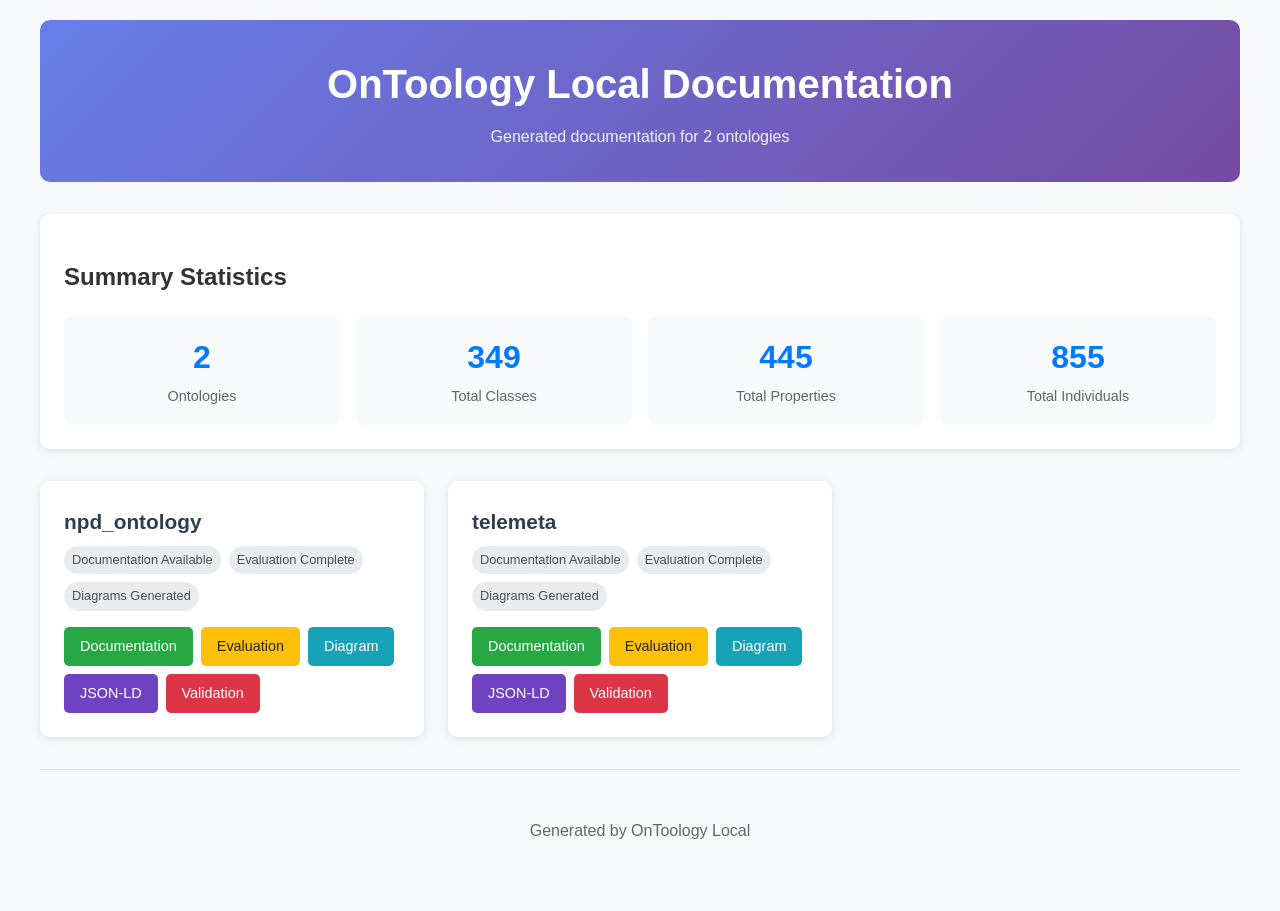
<file: ontoology-local/docs/index.html>
<!DOCTYPE html>
<html lang="en">
<head>
    <meta charset="UTF-8">
    <meta name="viewport" content="width=device-width, initial-scale=1.0">
    <title>OnToology Local Documentation</title>
    <link rel="stylesheet" href="assets/css/style.css">
</head>
<body>
    <div class="header">
        <h1>OnToology Local Documentation</h1>
        <p>Generated documentation for 2 ontologies</p>
    </div>
    
    
    <div class="summary-stats">
        <h2>Summary Statistics</h2>
        <div class="stats-grid">
            <div class="stat-item">
                <span class="stat-number">2</span>
                <span class="stat-label">Ontologies</span>
            </div>
            <div class="stat-item">
                <span class="stat-number">349</span>
                <span class="stat-label">Total Classes</span>
            </div>
            <div class="stat-item">
                <span class="stat-number">445</span>
                <span class="stat-label">Total Properties</span>
            </div>
            <div class="stat-item">
                <span class="stat-number">855</span>
                <span class="stat-label">Total Individuals</span>
            </div>
        </div>
    </div>
    
    <div class="ontology-grid">
        
        <div class="ontology-card">
            <div class="ontology-title">npd_ontology</div>
            
            
            <div class="ontology-stats">
                
                <span class="stat-badge">Documentation Available</span>
                
                
                <span class="stat-badge">Evaluation Complete</span>
                
                
                <span class="stat-badge">Diagrams Generated</span>
                
            </div>
            
            <div class="output-links">
                
                <a href="npd_ontology_documentation.html" class="output-link documentation">Documentation</a>
                
                
                <a href="npd_ontology_evaluation.html" class="output-link evaluation">Evaluation</a>
                
                
                <a href="npd_ontology_diagram.png" class="output-link diagrams">Diagram</a>
                
                
                <a href="npd_ontology_context.jsonld" class="output-link jsonld">JSON-LD</a>
                
                
                <a href="npd_ontology_validation.html" class="output-link validation">Validation</a>
                
            </div>
        </div>
        
        <div class="ontology-card">
            <div class="ontology-title">telemeta</div>
            
            
            <div class="ontology-stats">
                
                <span class="stat-badge">Documentation Available</span>
                
                
                <span class="stat-badge">Evaluation Complete</span>
                
                
                <span class="stat-badge">Diagrams Generated</span>
                
            </div>
            
            <div class="output-links">
                
                <a href="telemeta_documentation.html" class="output-link documentation">Documentation</a>
                
                
                <a href="telemeta_evaluation.html" class="output-link evaluation">Evaluation</a>
                
                
                <a href="telemeta_diagram.png" class="output-link diagrams">Diagram</a>
                
                
                <a href="telemeta_context.jsonld" class="output-link jsonld">JSON-LD</a>
                
                
                <a href="telemeta_validation.html" class="output-link validation">Validation</a>
                
            </div>
        </div>
        
    </div>
    
    
    <div class="footer">
        <p>Generated by OnToology Local</p>
    </div>
    
    <script src="assets/js/script.js"></script>
</body>
</html>
</file>
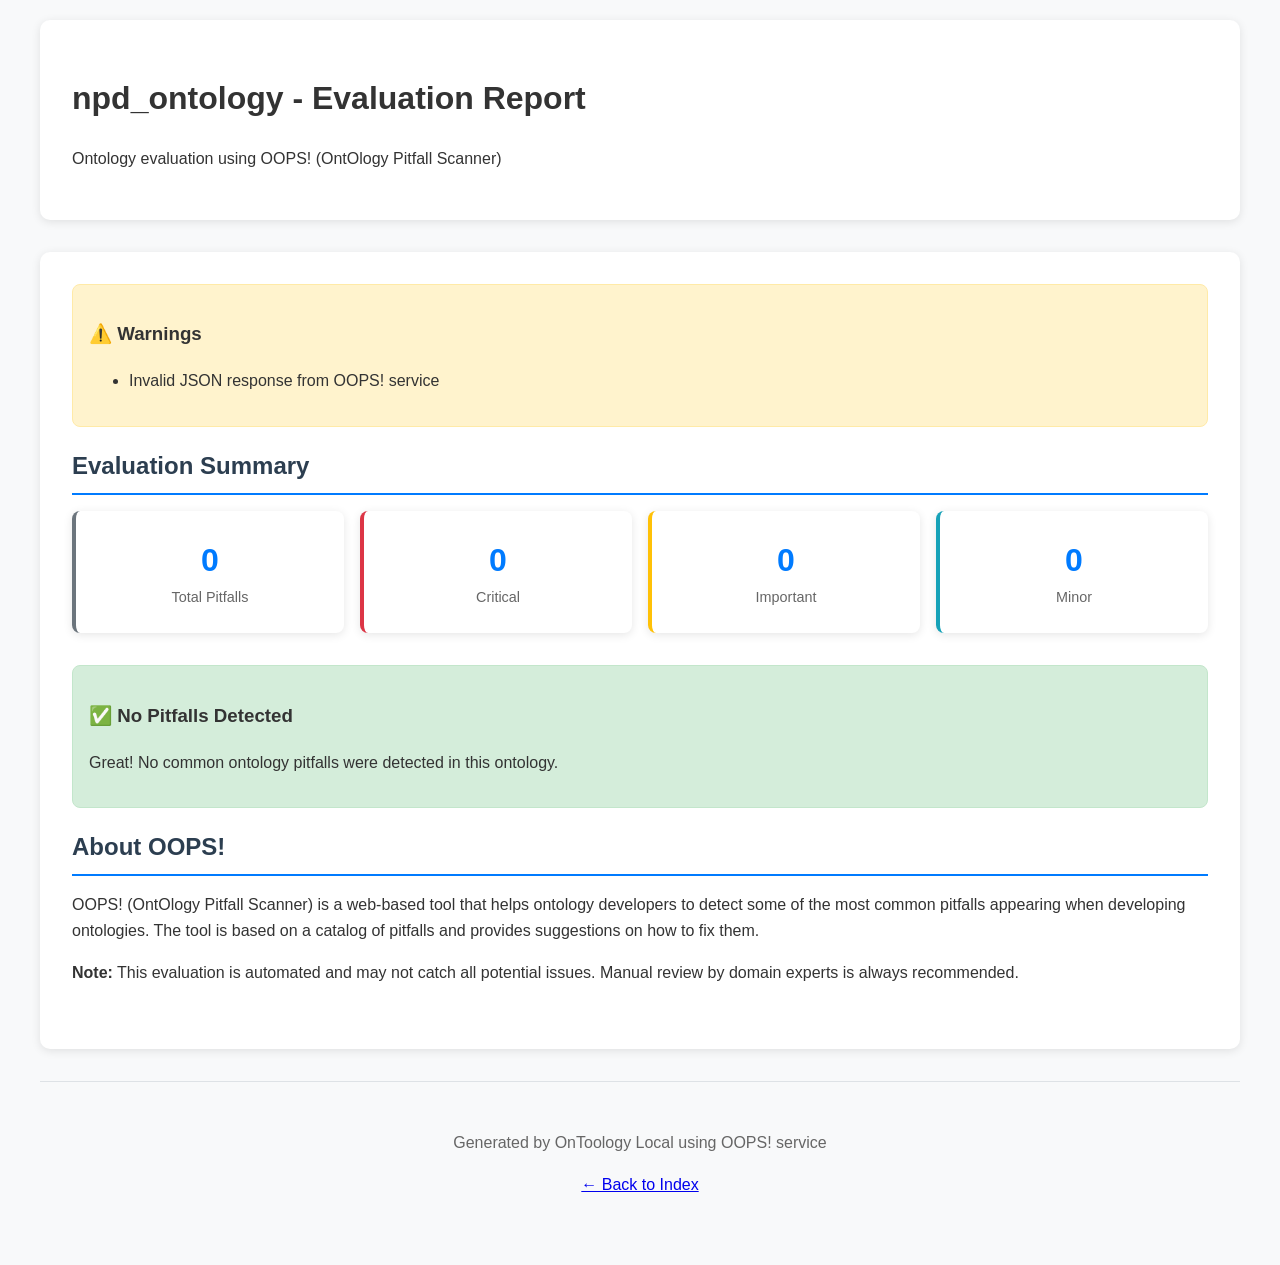
<file: ontoology-local/docs/npd_ontology_evaluation.html>
<!DOCTYPE html>
<html lang="en">
<head>
    <meta charset="UTF-8">
    <meta name="viewport" content="width=device-width, initial-scale=1.0">
    <title>npd_ontology - Evaluation Report</title>
    <link rel="stylesheet" href="assets/css/style.css">
    <style>
        .evaluation-summary {
            display: grid;
            grid-template-columns: repeat(auto-fit, minmax(200px, 1fr));
            gap: 1rem;
            margin-bottom: 2rem;
        }
        
        .summary-card {
            background: white;
            padding: 1.5rem;
            border-radius: 8px;
            box-shadow: 0 2px 10px rgba(0,0,0,0.1);
            text-align: center;
        }
        
        .summary-card.critical { border-left: 4px solid #dc3545; }
        .summary-card.important { border-left: 4px solid #ffc107; }
        .summary-card.minor { border-left: 4px solid #17a2b8; }
        .summary-card.total { border-left: 4px solid #6c757d; }
        
        .pitfall-item {
            background: white;
            border-radius: 8px;
            padding: 1.5rem;
            margin-bottom: 1rem;
            box-shadow: 0 2px 10px rgba(0,0,0,0.1);
        }
        
        .pitfall-item.critical {
            border-left: 4px solid #dc3545;
        }
        
        .pitfall-item.important {
            border-left: 4px solid #ffc107;
        }
        
        .pitfall-item.minor {
            border-left: 4px solid #17a2b8;
        }
        
        .pitfall-title {
            font-weight: 600;
            color: #2c3e50;
            margin-bottom: 0.5rem;
        }
        
        .pitfall-description {
            color: #666;
            margin-bottom: 1rem;
        }
        
        .pitfall-elements {
            background: #f8f9fa;
            padding: 1rem;
            border-radius: 4px;
            font-family: monospace;
            font-size: 0.9rem;
        }
        
        .warning-box {
            background: #fff3cd;
            border: 1px solid #ffeaa7;
            border-radius: 8px;
            padding: 1rem;
            margin-bottom: 1rem;
        }
        
        .success-box {
            background: #d4edda;
            border: 1px solid #c3e6cb;
            border-radius: 8px;
            padding: 1rem;
            margin-bottom: 1rem;
        }
    </style>
</head>
<body>
    <div class="doc-header">
        <h1>npd_ontology - Evaluation Report</h1>
        <p>Ontology evaluation using OOPS! (OntOlogy Pitfall Scanner)</p>
    </div>
    
    <div class="doc-content">
        
        <div class="warning-box">
            <h3>⚠️ Warnings</h3>
            <ul>
                
                <li>Invalid JSON response from OOPS! service</li>
                
            </ul>
        </div>
        
        
        
        <div class="section">
            <h2>Evaluation Summary</h2>
            <div class="evaluation-summary">
                <div class="summary-card total">
                    <div class="stat-number">0</div>
                    <div class="stat-label">Total Pitfalls</div>
                </div>
                <div class="summary-card critical">
                    <div class="stat-number">0</div>
                    <div class="stat-label">Critical</div>
                </div>
                <div class="summary-card important">
                    <div class="stat-number">0</div>
                    <div class="stat-label">Important</div>
                </div>
                <div class="summary-card minor">
                    <div class="stat-number">0</div>
                    <div class="stat-label">Minor</div>
                </div>
            </div>
        </div>
        
        
        
        <div class="success-box">
            <h3>✅ No Pitfalls Detected</h3>
            <p>Great! No common ontology pitfalls were detected in this ontology.</p>
        </div>
        
        
        
        
        <div class="section">
            <h2>About OOPS!</h2>
            <p>
                OOPS! (OntOlogy Pitfall Scanner) is a web-based tool that helps ontology developers 
                to detect some of the most common pitfalls appearing when developing ontologies. 
                The tool is based on a catalog of pitfalls and provides suggestions on how to fix them.
            </p>
            <p>
                <strong>Note:</strong> This evaluation is automated and may not catch all potential 
                issues. Manual review by domain experts is always recommended.
            </p>
        </div>
    </div>
    
    <div class="footer">
        <p>Generated by OnToology Local using OOPS! service</p>
        <p><a href="index.html">← Back to Index</a></p>
    </div>
    
    <script src="assets/js/script.js"></script>
</body>
</html>
</file>
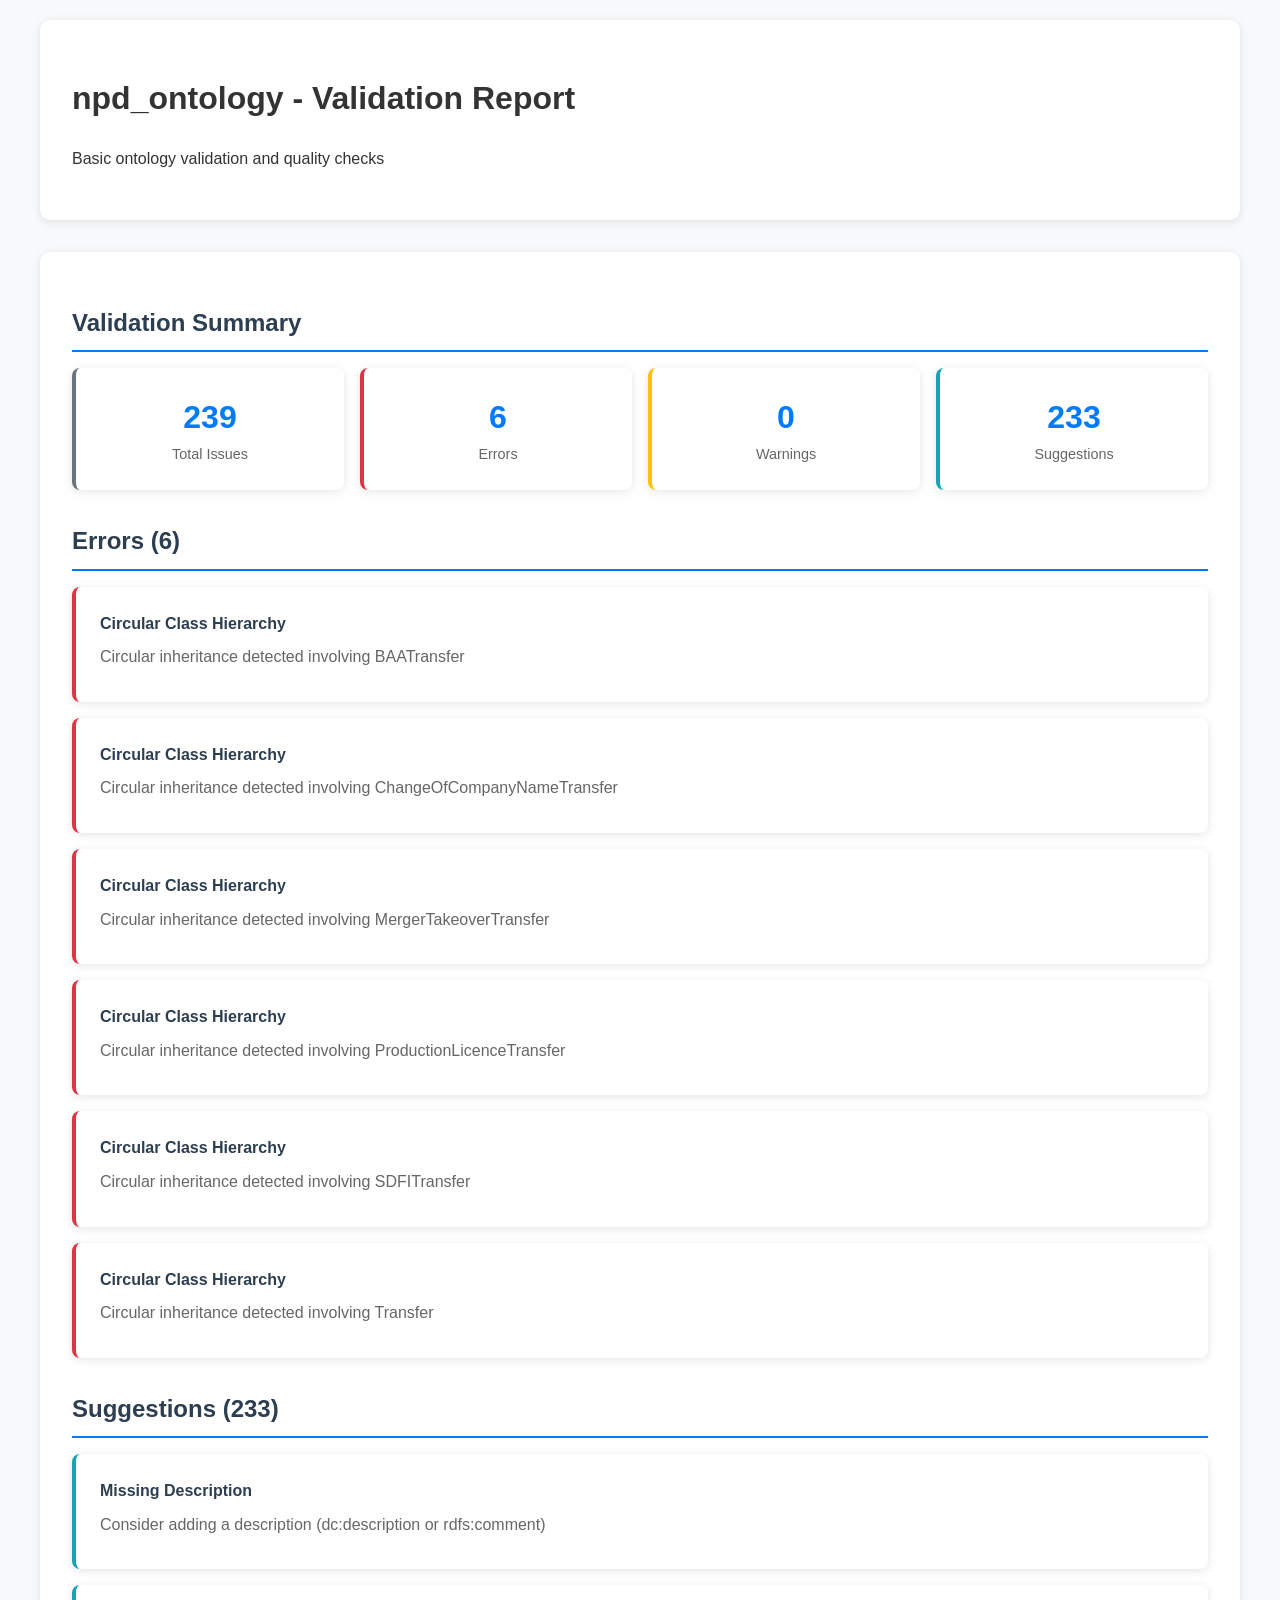
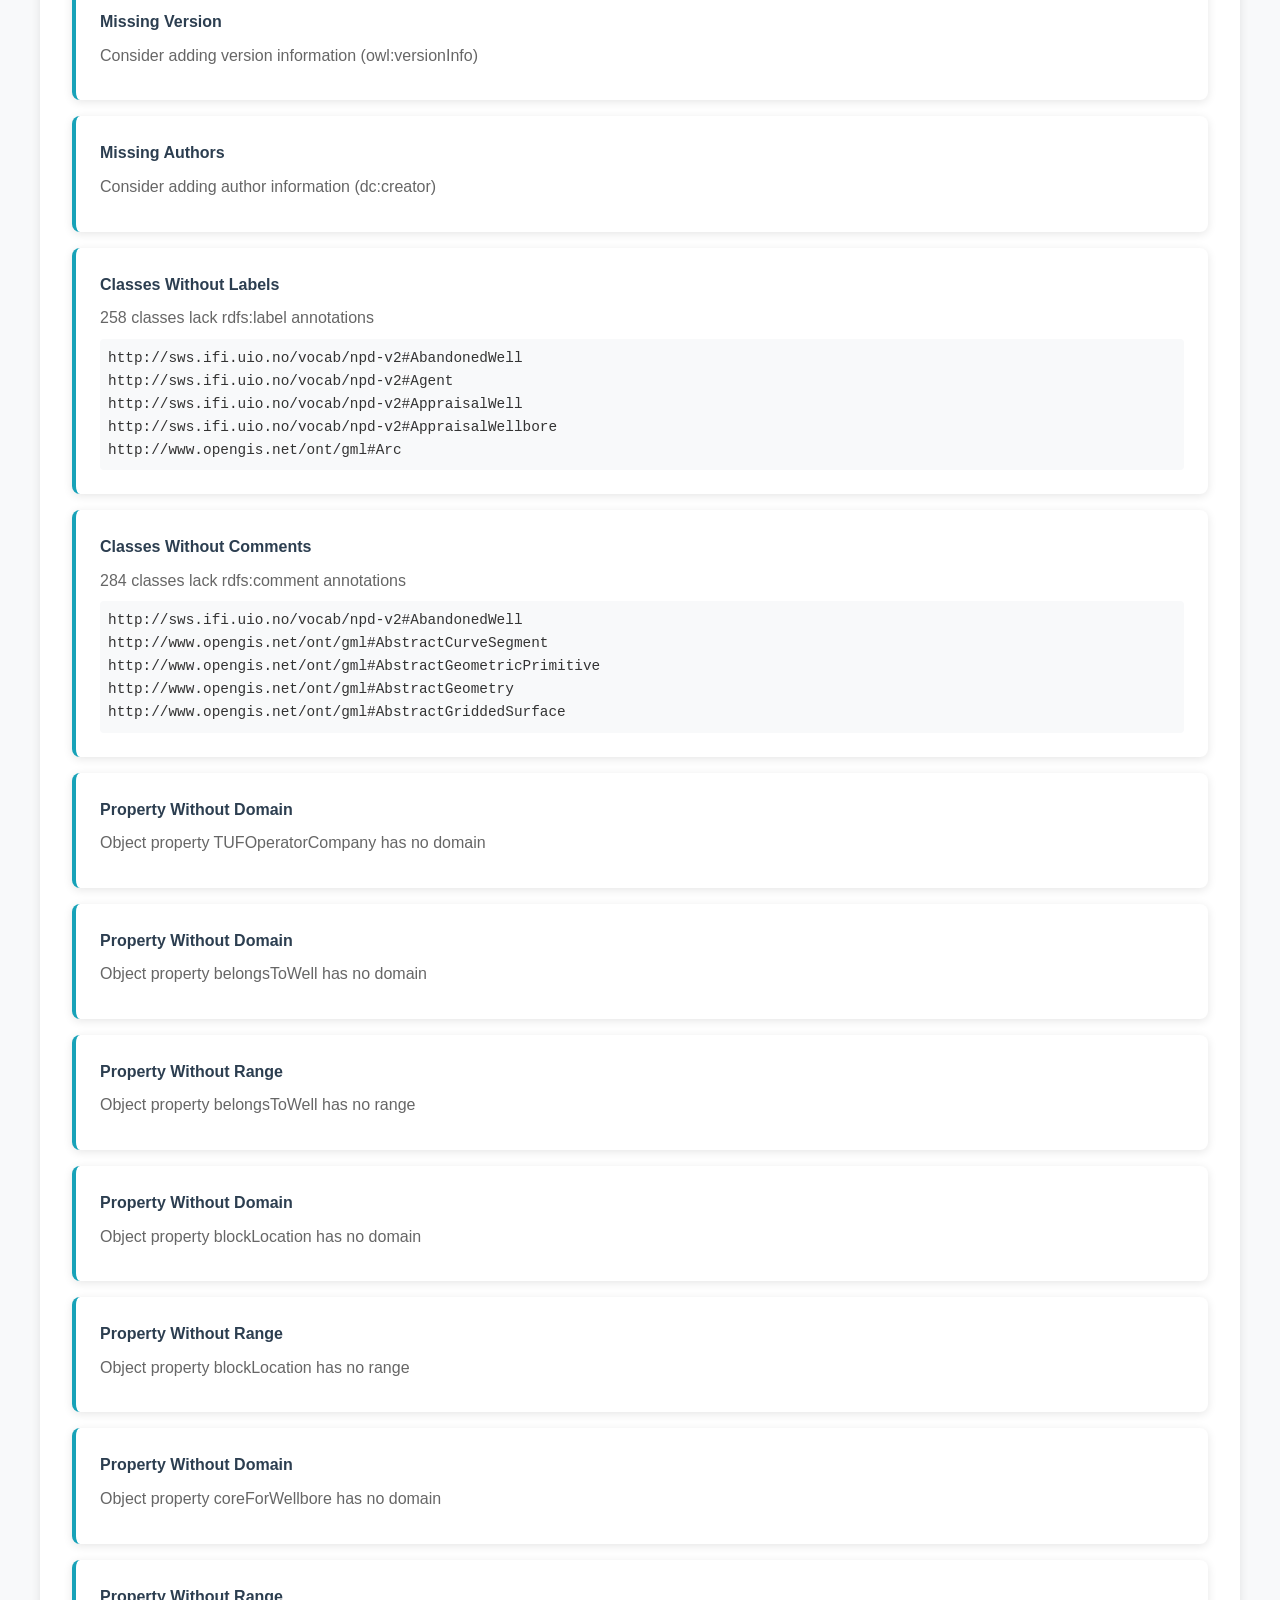
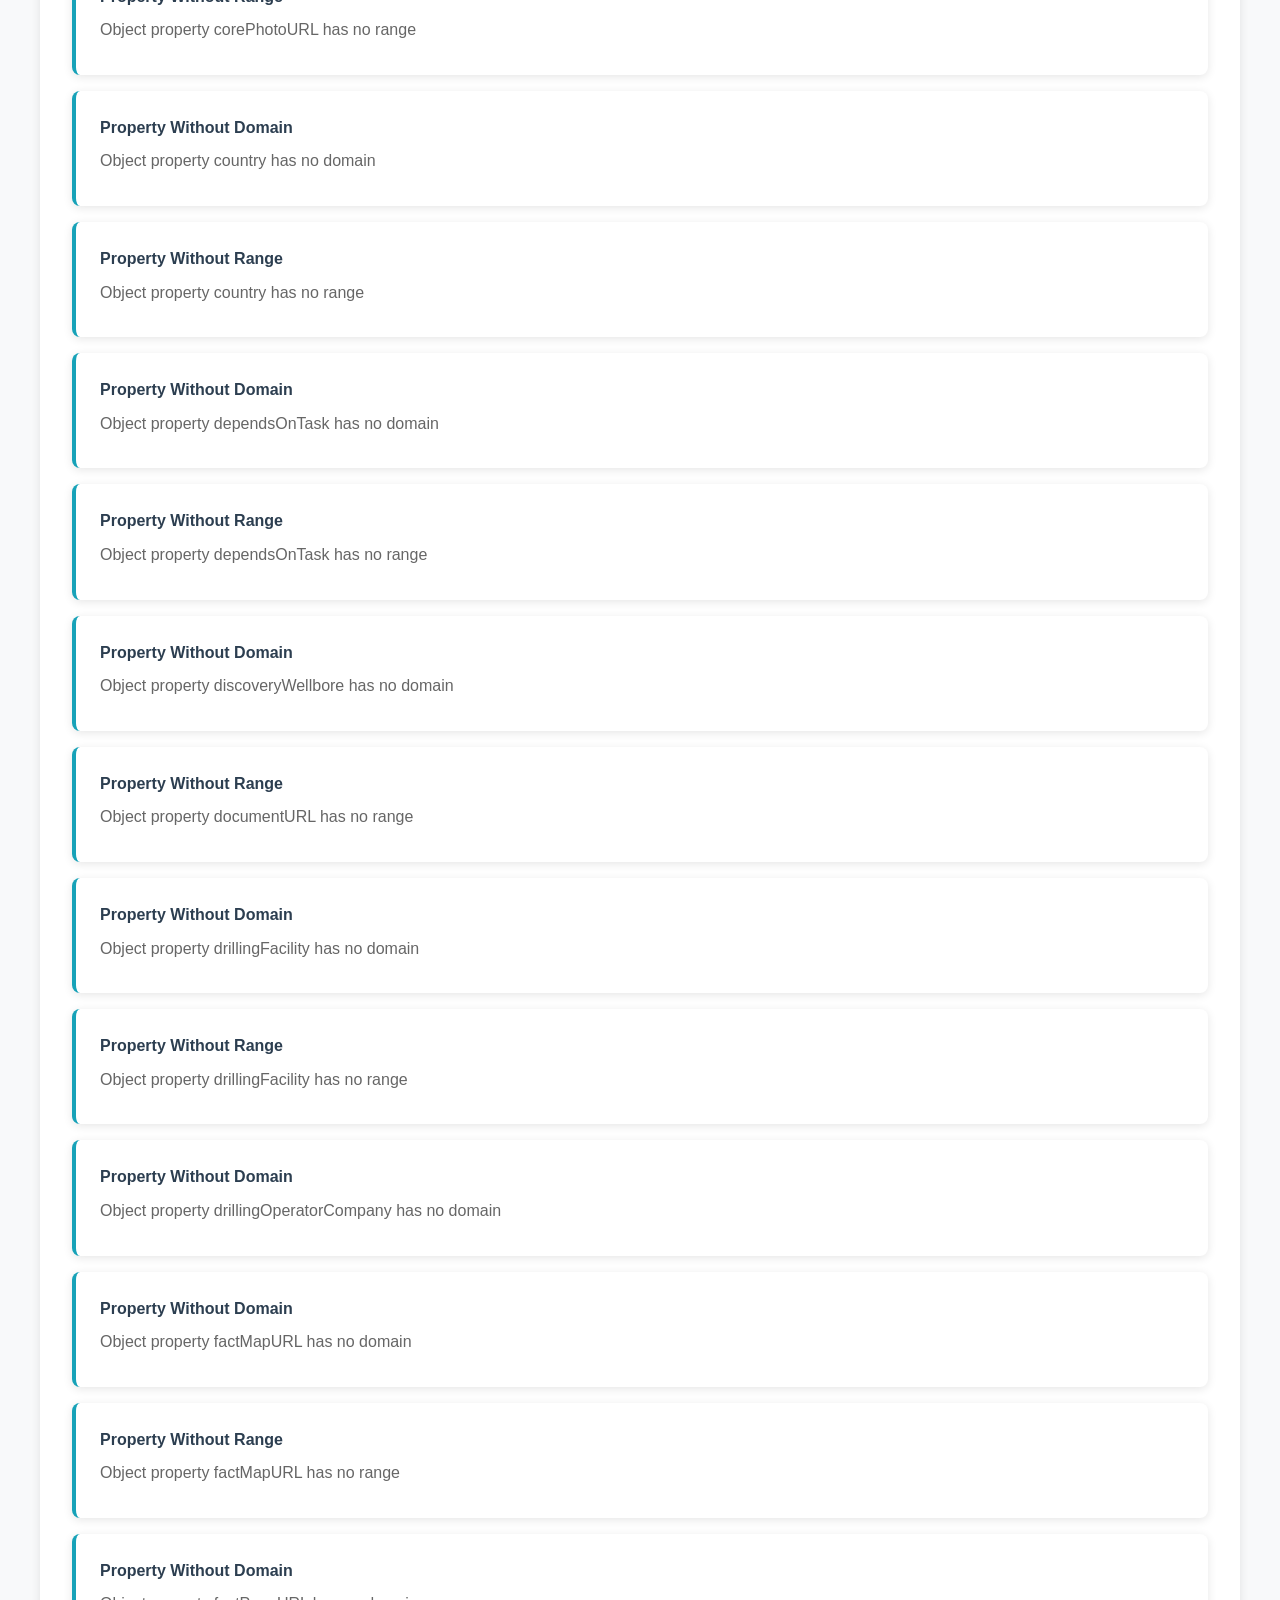
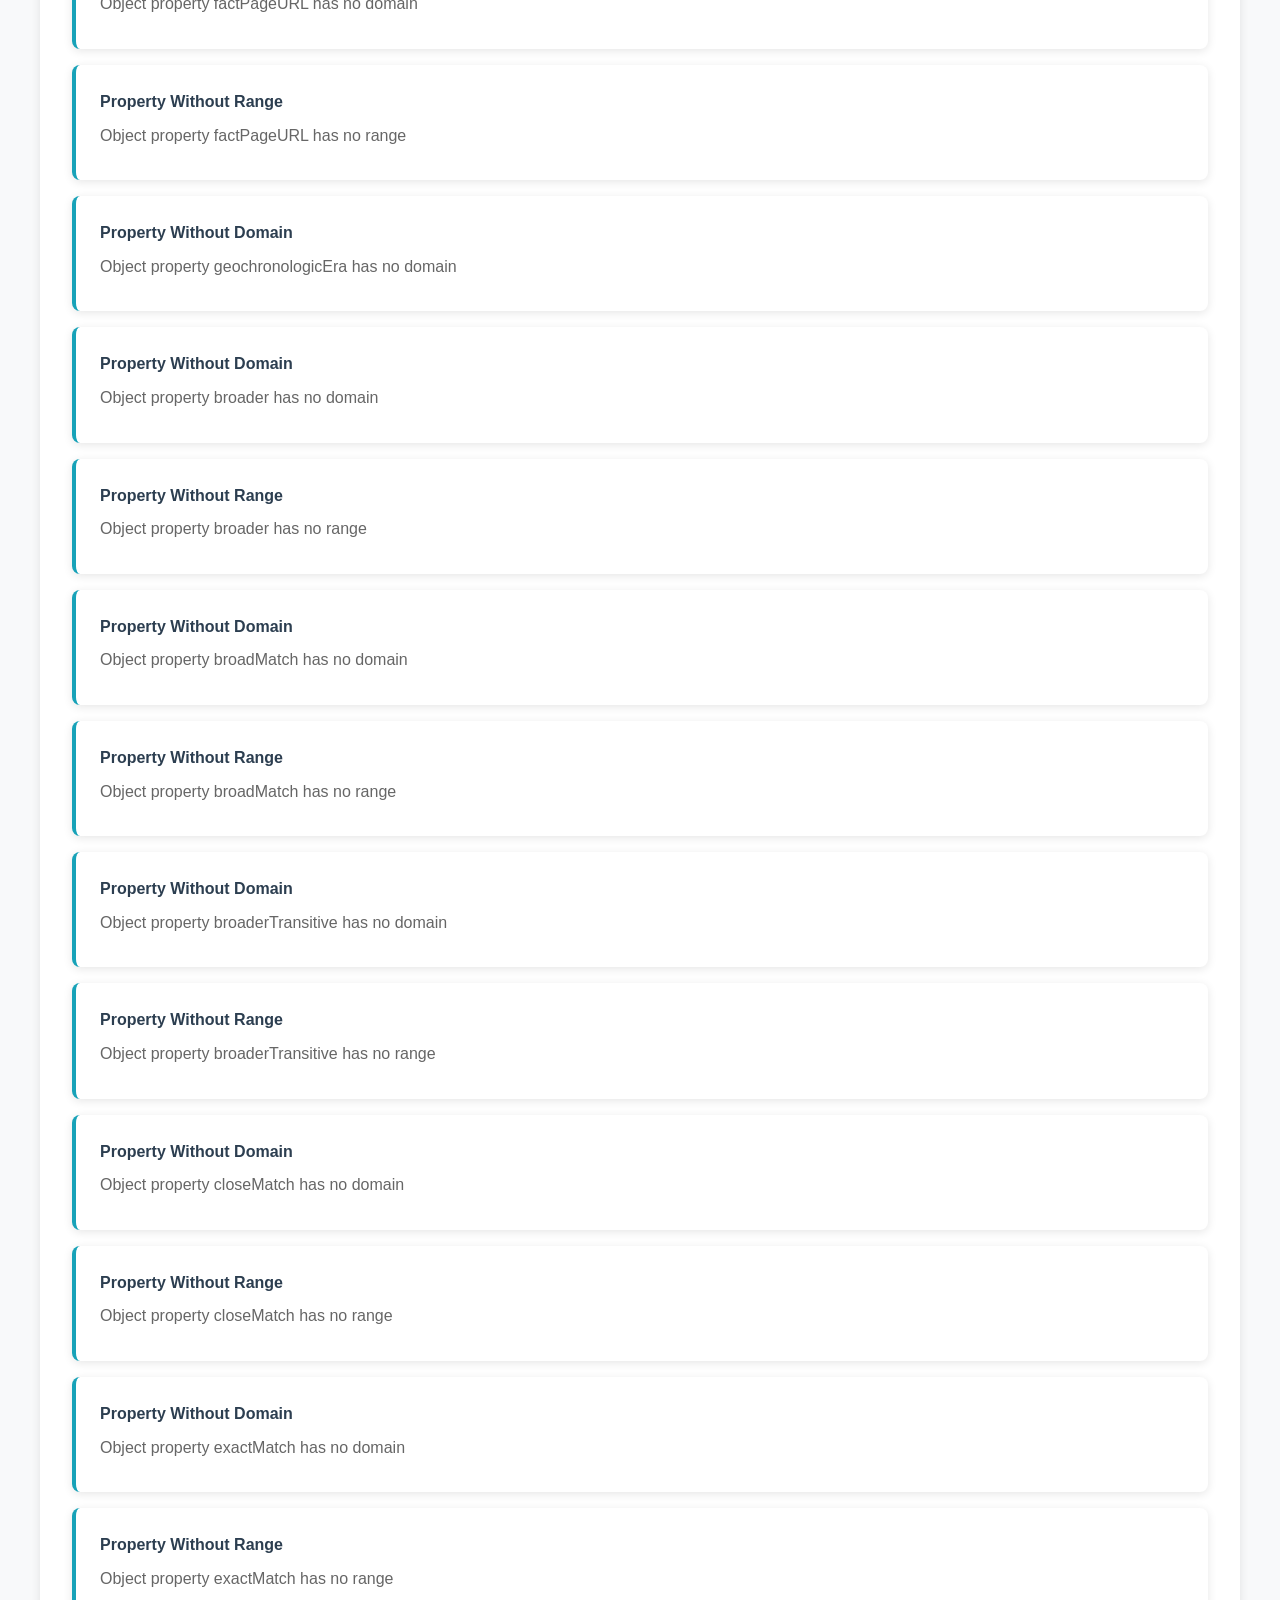
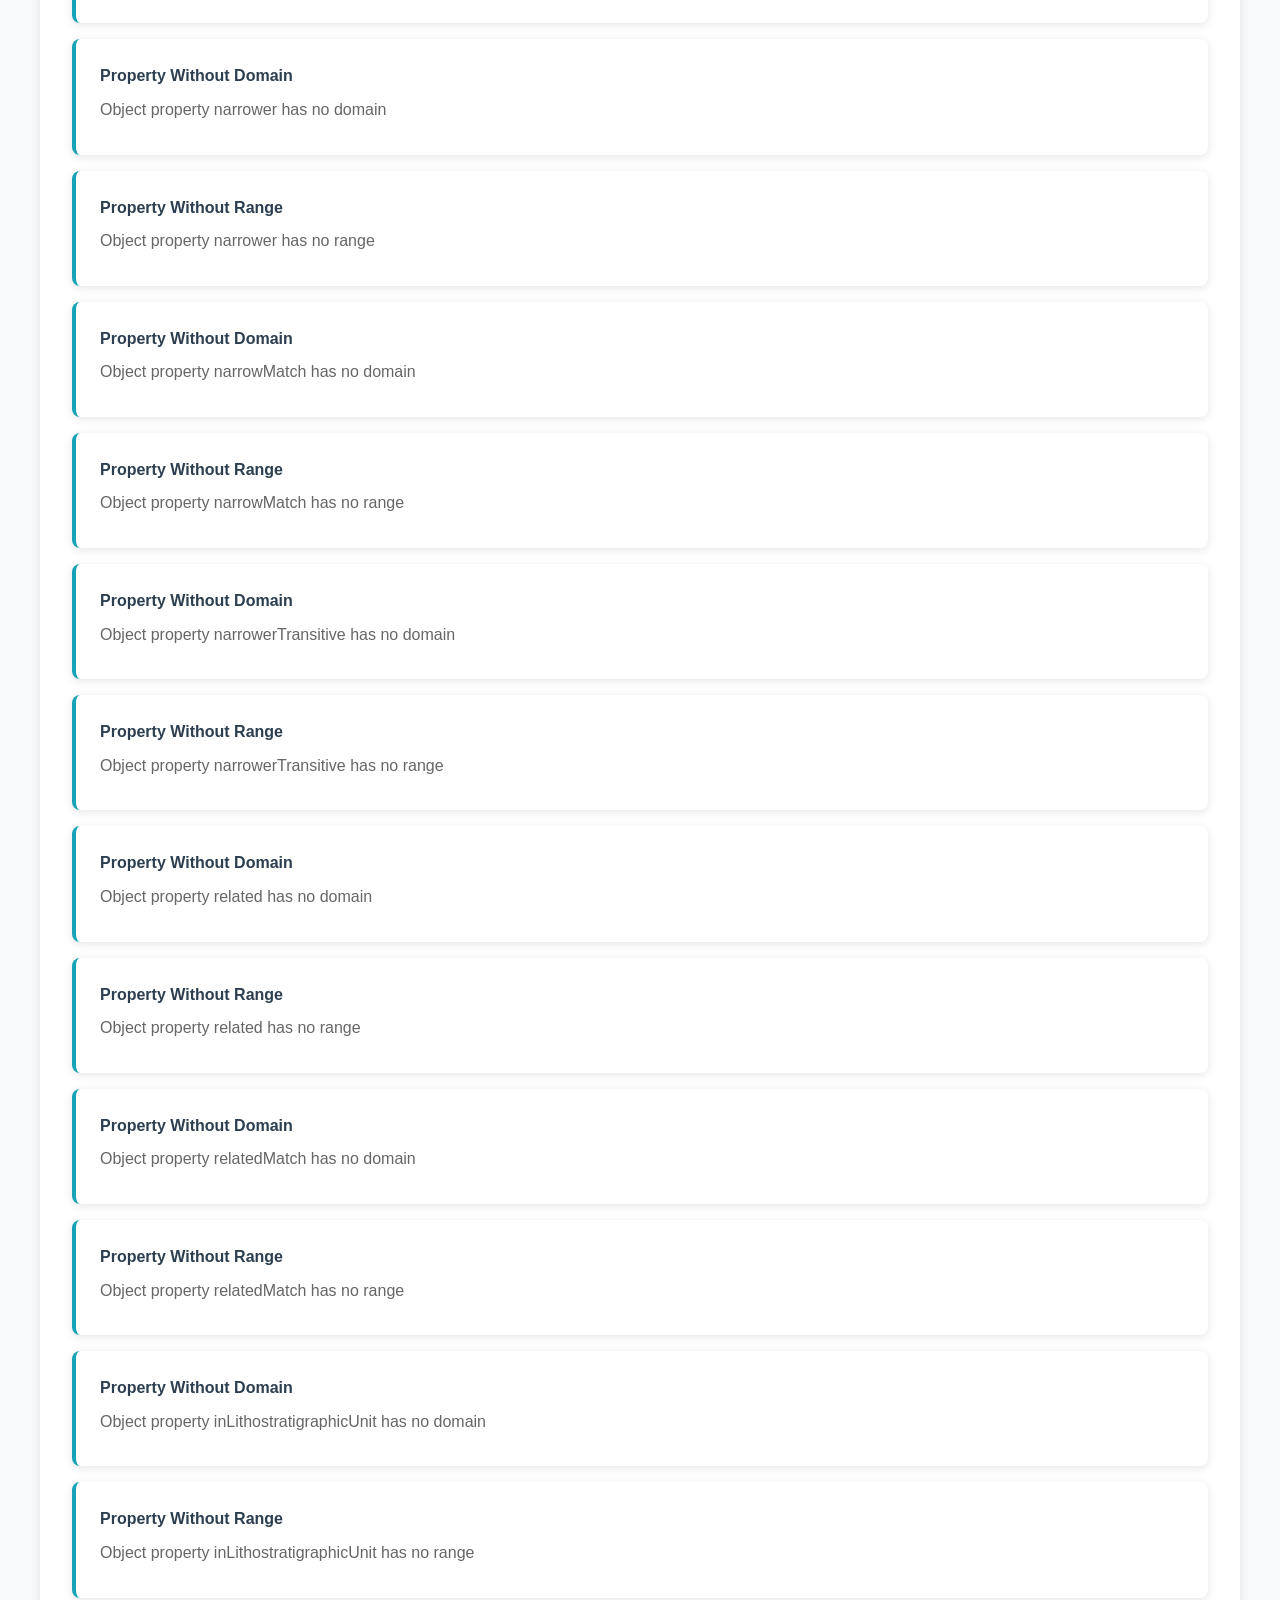
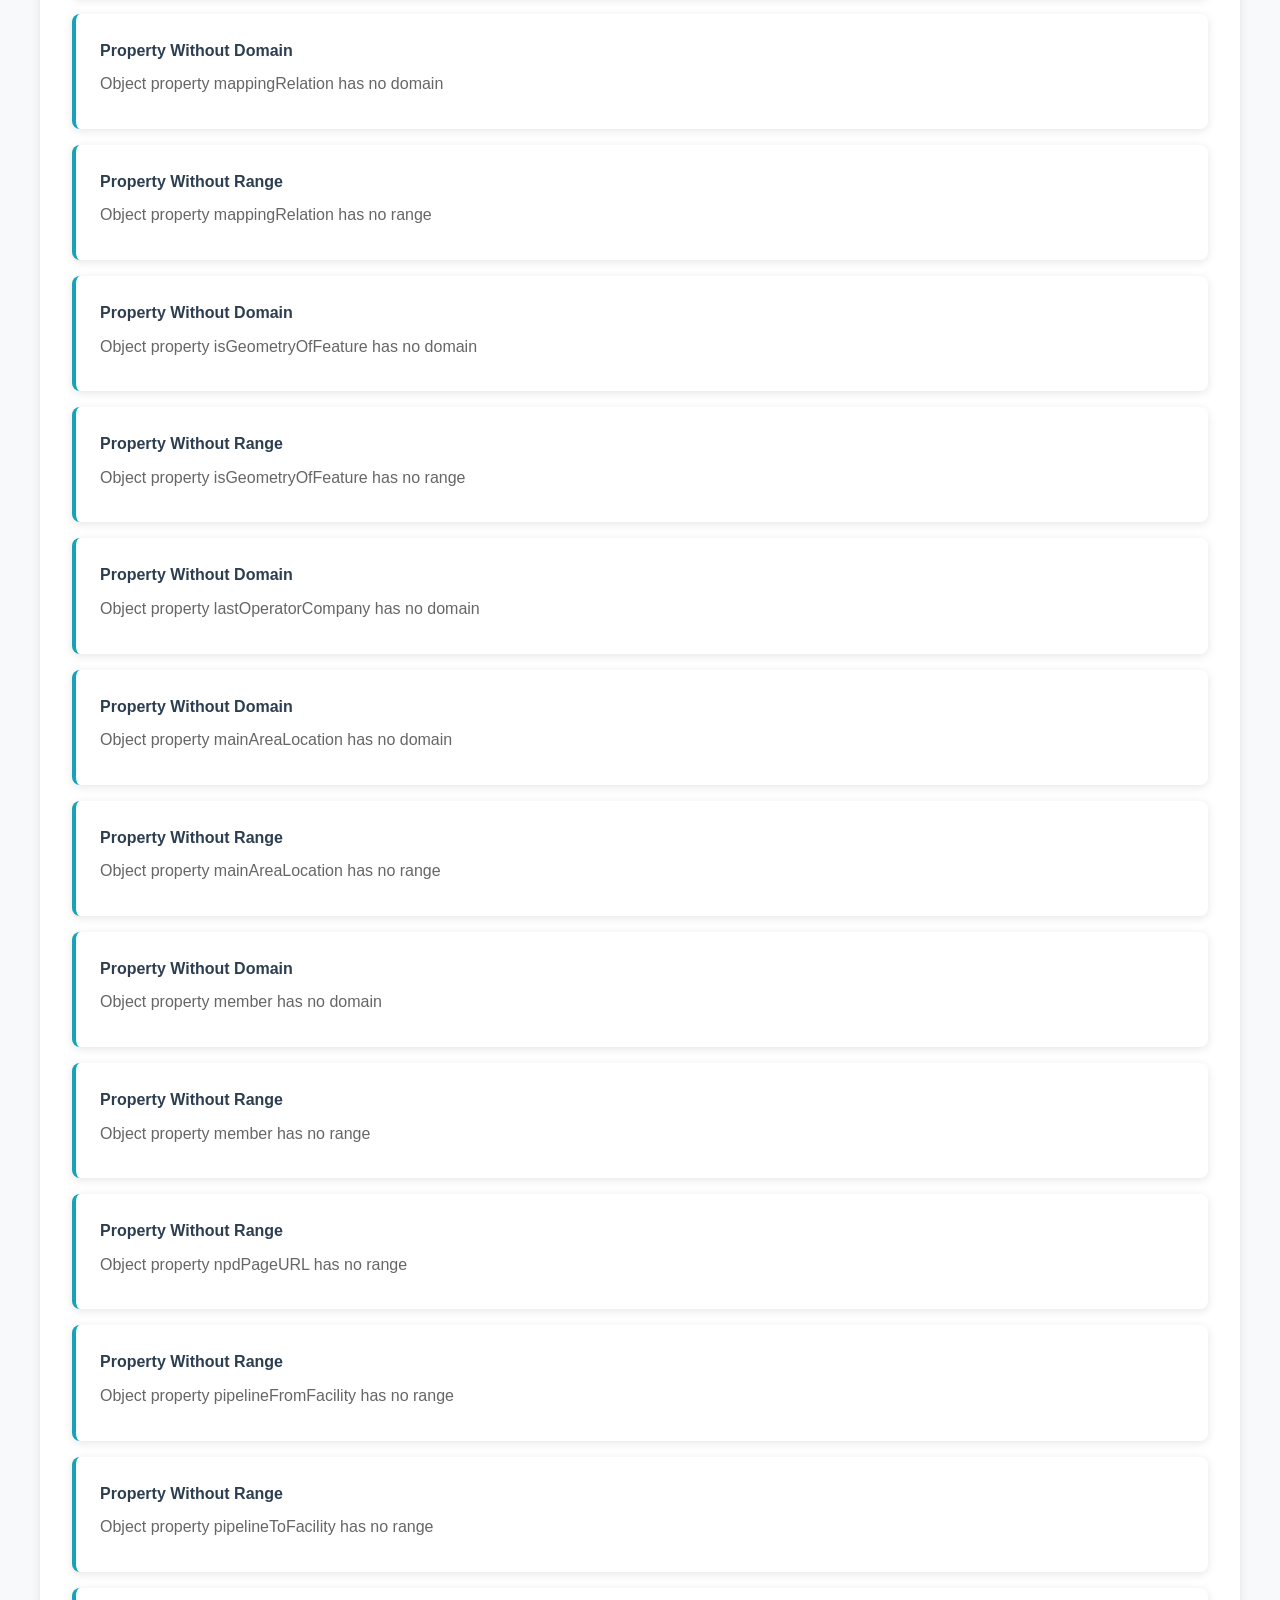
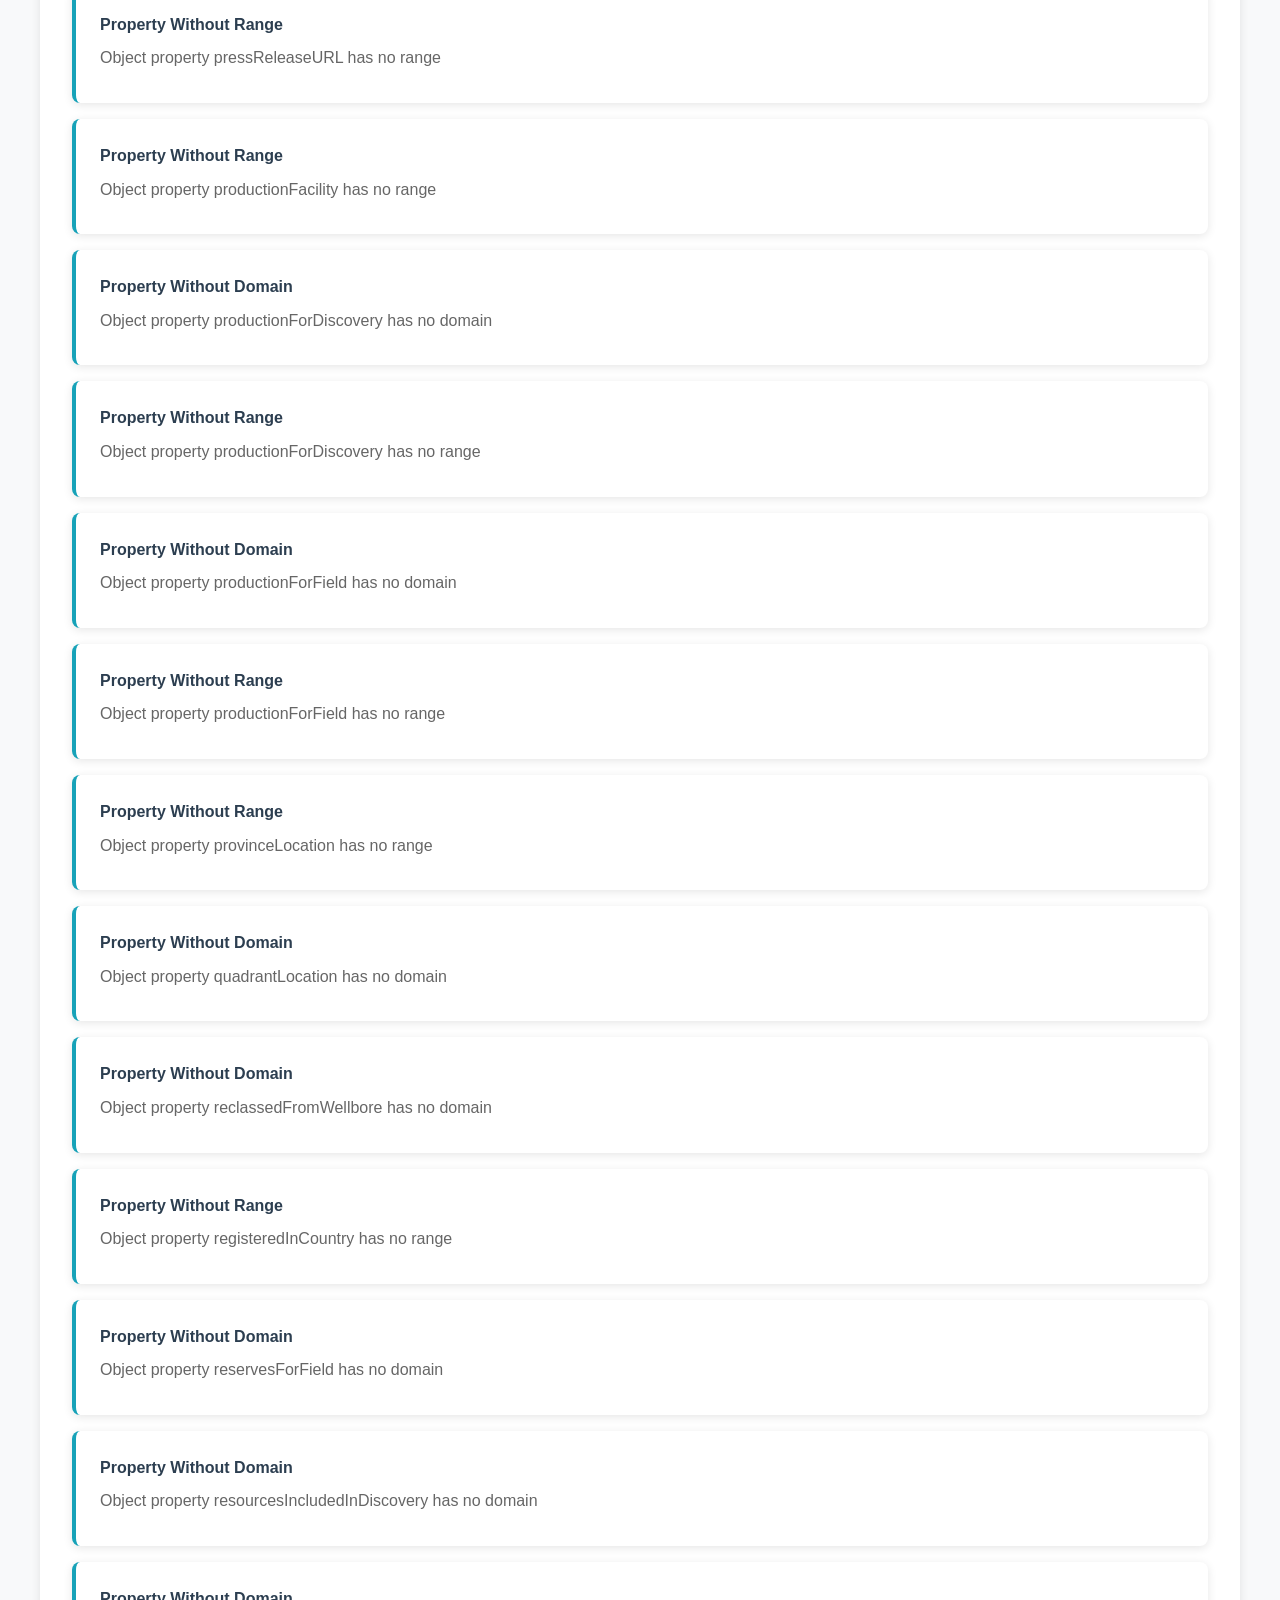
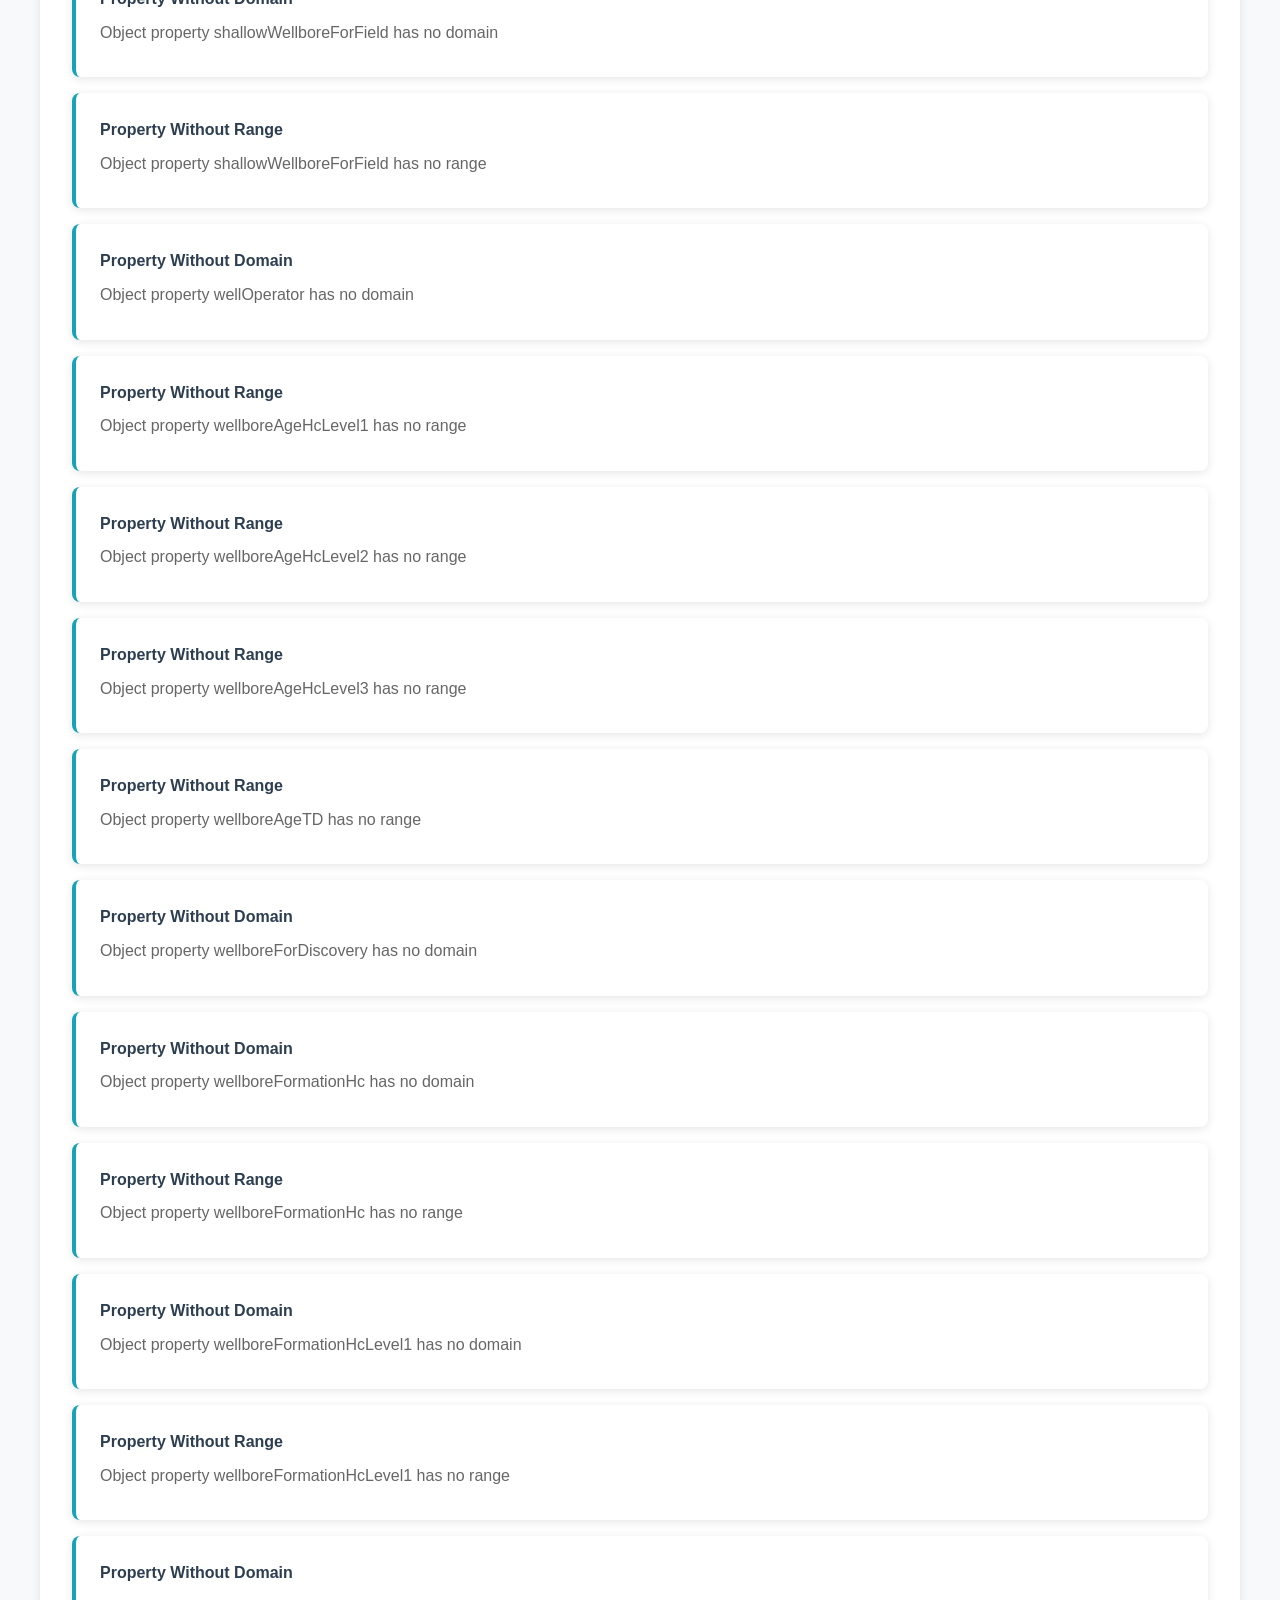
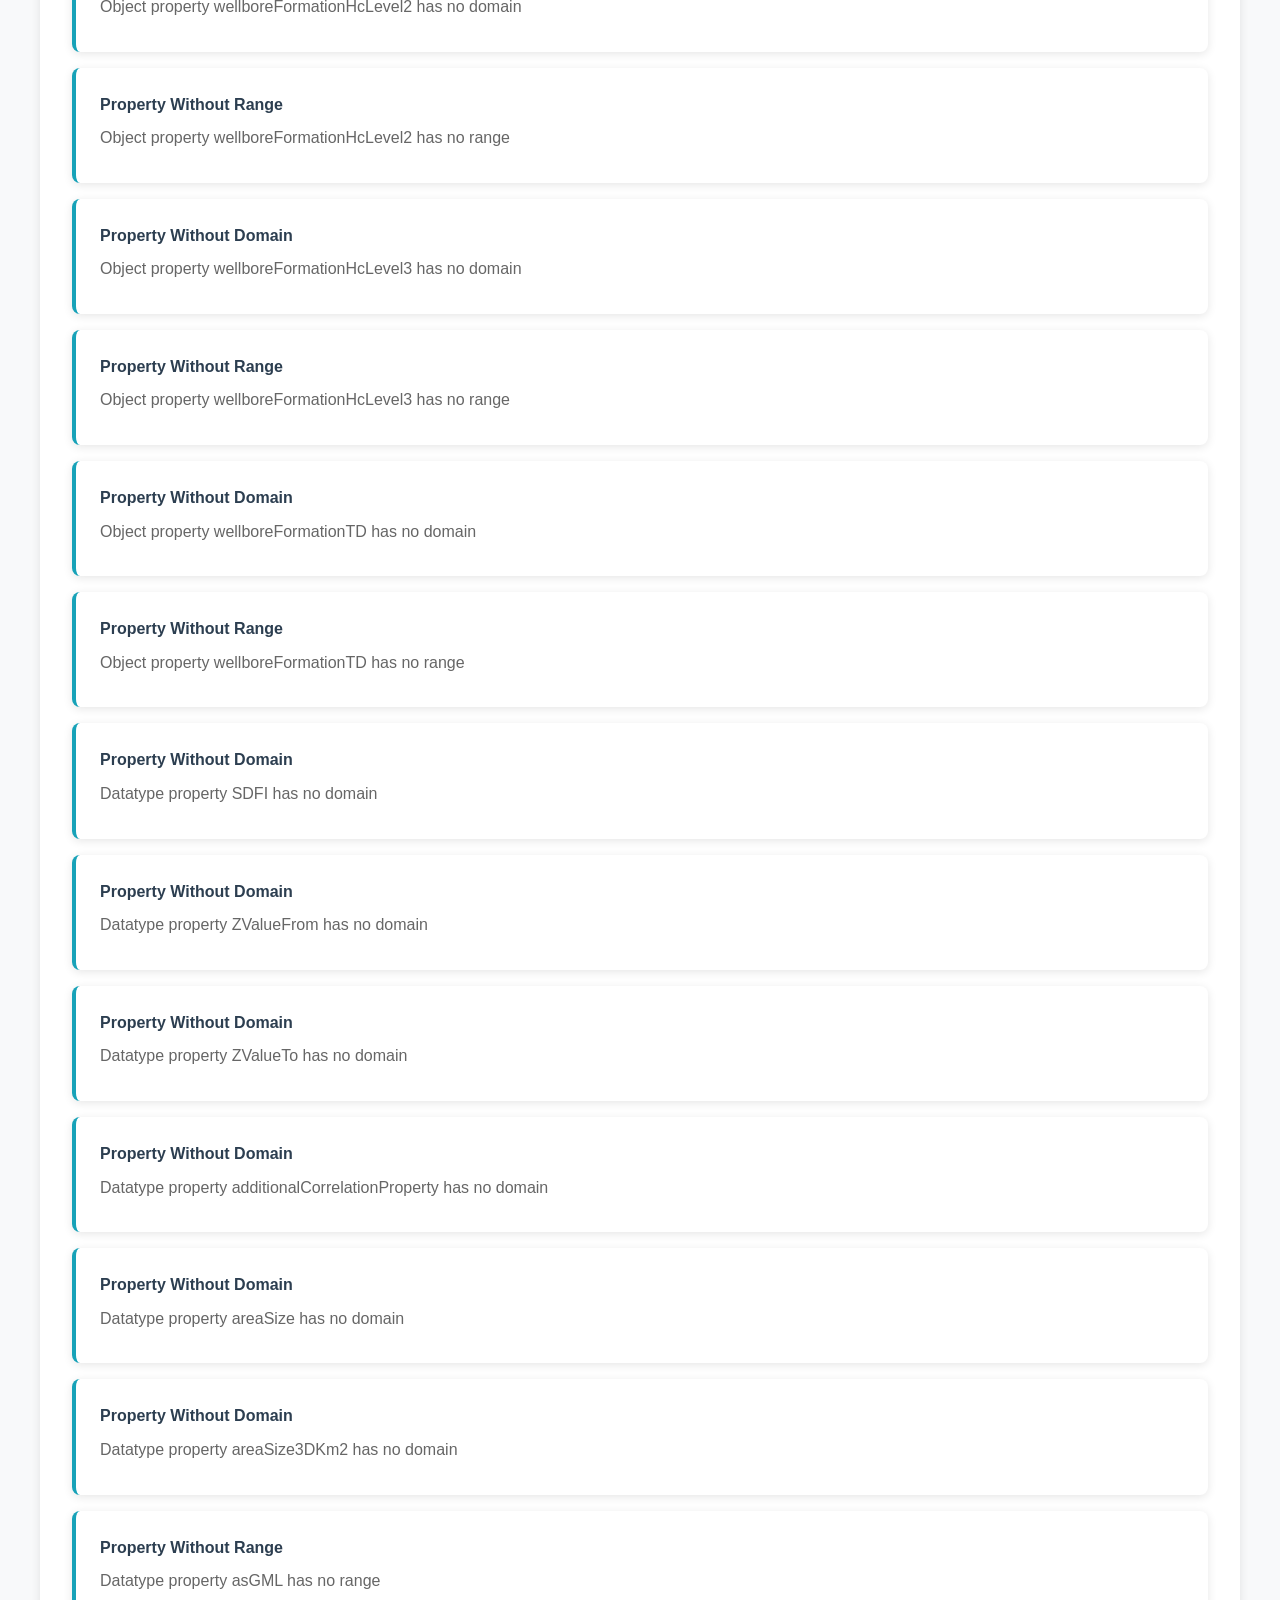
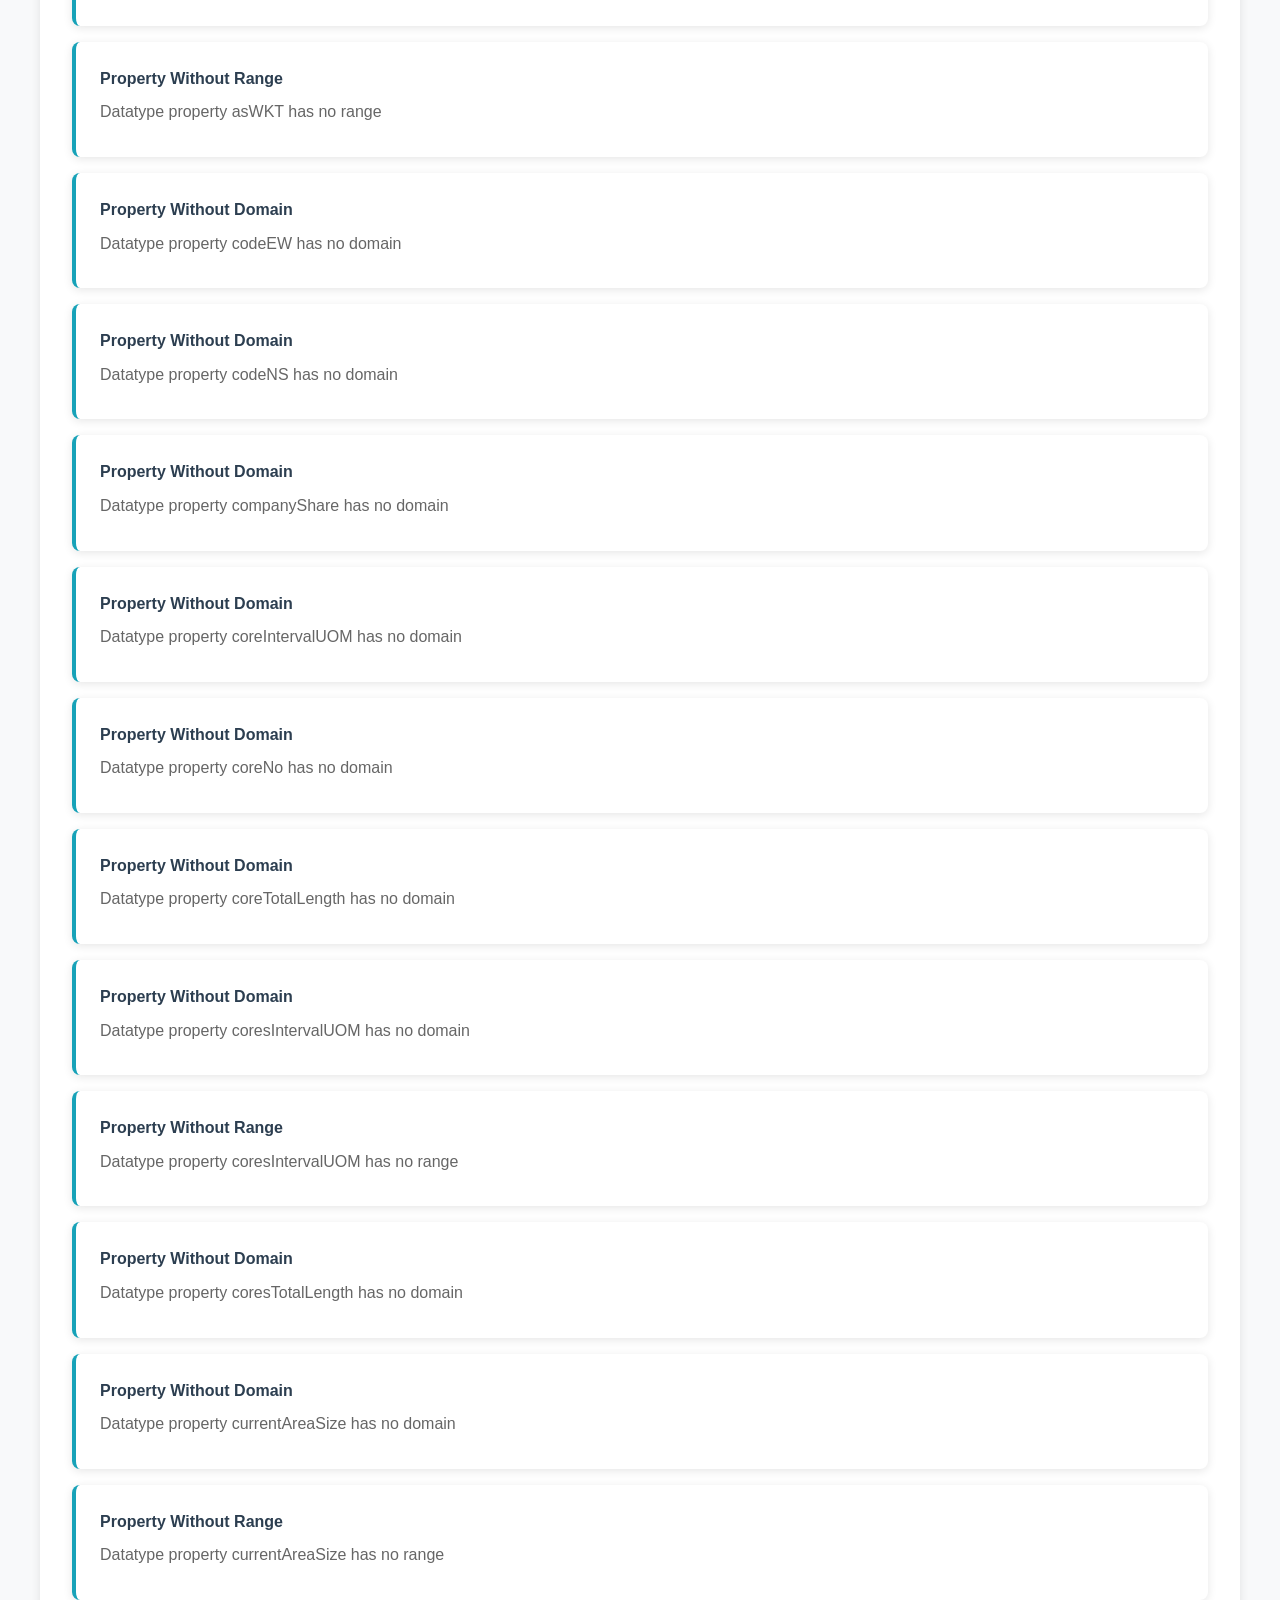
<file: ontoology-local/docs/npd_ontology_validation.html>
<!DOCTYPE html>
<html lang="en">
<head>
    <meta charset="UTF-8">
    <meta name="viewport" content="width=device-width, initial-scale=1.0">
    <title>npd_ontology - Validation Report</title>
    <link rel="stylesheet" href="assets/css/style.css">
    <style>
        .validation-summary {
            display: grid;
            grid-template-columns: repeat(auto-fit, minmax(150px, 1fr));
            gap: 1rem;
            margin-bottom: 2rem;
        }
        
        .summary-card {
            background: white;
            padding: 1.5rem;
            border-radius: 8px;
            box-shadow: 0 2px 10px rgba(0,0,0,0.1);
            text-align: center;
        }
        
        .summary-card.errors { border-left: 4px solid #dc3545; }
        .summary-card.warnings { border-left: 4px solid #ffc107; }
        .summary-card.info { border-left: 4px solid #17a2b8; }
        .summary-card.total { border-left: 4px solid #6c757d; }
        
        .issue-item {
            background: white;
            border-radius: 8px;
            padding: 1.5rem;
            margin-bottom: 1rem;
            box-shadow: 0 2px 10px rgba(0,0,0,0.1);
        }
        
        .issue-item.error { border-left: 4px solid #dc3545; }
        .issue-item.warning { border-left: 4px solid #ffc107; }
        .issue-item.info { border-left: 4px solid #17a2b8; }
        
        .issue-title {
            font-weight: 600;
            color: #2c3e50;
            margin-bottom: 0.5rem;
        }
        
        .issue-message {
            color: #666;
            margin-bottom: 0.5rem;
        }
        
        .issue-details {
            background: #f8f9fa;
            padding: 0.5rem;
            border-radius: 4px;
            font-family: monospace;
            font-size: 0.9rem;
        }
        
        .success-box {
            background: #d4edda;
            border: 1px solid #c3e6cb;
            border-radius: 8px;
            padding: 1rem;
            margin-bottom: 1rem;
        }
    </style>
</head>
<body>
    <div class="doc-header">
        <h1>npd_ontology - Validation Report</h1>
        <p>Basic ontology validation and quality checks</p>
    </div>
    
    <div class="doc-content">
        <div class="section">
            <h2>Validation Summary</h2>
            <div class="validation-summary">
                <div class="summary-card total">
                    <div class="stat-number">239</div>
                    <div class="stat-label">Total Issues</div>
                </div>
                <div class="summary-card errors">
                    <div class="stat-number">6</div>
                    <div class="stat-label">Errors</div>
                </div>
                <div class="summary-card warnings">
                    <div class="stat-number">0</div>
                    <div class="stat-label">Warnings</div>
                </div>
                <div class="summary-card info">
                    <div class="stat-number">233</div>
                    <div class="stat-label">Suggestions</div>
                </div>
            </div>
        </div>
        
        
        
        
        <div class="section">
            <h2>Errors (6)</h2>
            
            <div class="issue-item error">
                <div class="issue-title">Circular Class Hierarchy</div>
                <div class="issue-message">Circular inheritance detected involving BAATransfer</div>
                
            </div>
            
            <div class="issue-item error">
                <div class="issue-title">Circular Class Hierarchy</div>
                <div class="issue-message">Circular inheritance detected involving ChangeOfCompanyNameTransfer</div>
                
            </div>
            
            <div class="issue-item error">
                <div class="issue-title">Circular Class Hierarchy</div>
                <div class="issue-message">Circular inheritance detected involving MergerTakeoverTransfer</div>
                
            </div>
            
            <div class="issue-item error">
                <div class="issue-title">Circular Class Hierarchy</div>
                <div class="issue-message">Circular inheritance detected involving ProductionLicenceTransfer</div>
                
            </div>
            
            <div class="issue-item error">
                <div class="issue-title">Circular Class Hierarchy</div>
                <div class="issue-message">Circular inheritance detected involving SDFITransfer</div>
                
            </div>
            
            <div class="issue-item error">
                <div class="issue-title">Circular Class Hierarchy</div>
                <div class="issue-message">Circular inheritance detected involving Transfer</div>
                
            </div>
            
        </div>
        
        
        
        
        
        <div class="section">
            <h2>Suggestions (233)</h2>
            
            <div class="issue-item info">
                <div class="issue-title">Missing Description</div>
                <div class="issue-message">Consider adding a description (dc:description or rdfs:comment)</div>
                
            </div>
            
            <div class="issue-item info">
                <div class="issue-title">Missing Version</div>
                <div class="issue-message">Consider adding version information (owl:versionInfo)</div>
                
            </div>
            
            <div class="issue-item info">
                <div class="issue-title">Missing Authors</div>
                <div class="issue-message">Consider adding author information (dc:creator)</div>
                
            </div>
            
            <div class="issue-item info">
                <div class="issue-title">Classes Without Labels</div>
                <div class="issue-message">258 classes lack rdfs:label annotations</div>
                
                <div class="issue-details">
                    
                    http://sws.ifi.uio.no/vocab/npd-v2#AbandonedWell<br>
                    
                    http://sws.ifi.uio.no/vocab/npd-v2#Agent<br>
                    
                    http://sws.ifi.uio.no/vocab/npd-v2#AppraisalWell<br>
                    
                    http://sws.ifi.uio.no/vocab/npd-v2#AppraisalWellbore<br>
                    
                    http://www.opengis.net/ont/gml#Arc<br>
                    
                </div>
                
            </div>
            
            <div class="issue-item info">
                <div class="issue-title">Classes Without Comments</div>
                <div class="issue-message">284 classes lack rdfs:comment annotations</div>
                
                <div class="issue-details">
                    
                    http://sws.ifi.uio.no/vocab/npd-v2#AbandonedWell<br>
                    
                    http://www.opengis.net/ont/gml#AbstractCurveSegment<br>
                    
                    http://www.opengis.net/ont/gml#AbstractGeometricPrimitive<br>
                    
                    http://www.opengis.net/ont/gml#AbstractGeometry<br>
                    
                    http://www.opengis.net/ont/gml#AbstractGriddedSurface<br>
                    
                </div>
                
            </div>
            
            <div class="issue-item info">
                <div class="issue-title">Property Without Domain</div>
                <div class="issue-message">Object property TUFOperatorCompany has no domain</div>
                
            </div>
            
            <div class="issue-item info">
                <div class="issue-title">Property Without Domain</div>
                <div class="issue-message">Object property belongsToWell has no domain</div>
                
            </div>
            
            <div class="issue-item info">
                <div class="issue-title">Property Without Range</div>
                <div class="issue-message">Object property belongsToWell has no range</div>
                
            </div>
            
            <div class="issue-item info">
                <div class="issue-title">Property Without Domain</div>
                <div class="issue-message">Object property blockLocation has no domain</div>
                
            </div>
            
            <div class="issue-item info">
                <div class="issue-title">Property Without Range</div>
                <div class="issue-message">Object property blockLocation has no range</div>
                
            </div>
            
            <div class="issue-item info">
                <div class="issue-title">Property Without Domain</div>
                <div class="issue-message">Object property coreForWellbore has no domain</div>
                
            </div>
            
            <div class="issue-item info">
                <div class="issue-title">Property Without Range</div>
                <div class="issue-message">Object property corePhotoURL has no range</div>
                
            </div>
            
            <div class="issue-item info">
                <div class="issue-title">Property Without Domain</div>
                <div class="issue-message">Object property country has no domain</div>
                
            </div>
            
            <div class="issue-item info">
                <div class="issue-title">Property Without Range</div>
                <div class="issue-message">Object property country has no range</div>
                
            </div>
            
            <div class="issue-item info">
                <div class="issue-title">Property Without Domain</div>
                <div class="issue-message">Object property dependsOnTask has no domain</div>
                
            </div>
            
            <div class="issue-item info">
                <div class="issue-title">Property Without Range</div>
                <div class="issue-message">Object property dependsOnTask has no range</div>
                
            </div>
            
            <div class="issue-item info">
                <div class="issue-title">Property Without Domain</div>
                <div class="issue-message">Object property discoveryWellbore has no domain</div>
                
            </div>
            
            <div class="issue-item info">
                <div class="issue-title">Property Without Range</div>
                <div class="issue-message">Object property documentURL has no range</div>
                
            </div>
            
            <div class="issue-item info">
                <div class="issue-title">Property Without Domain</div>
                <div class="issue-message">Object property drillingFacility has no domain</div>
                
            </div>
            
            <div class="issue-item info">
                <div class="issue-title">Property Without Range</div>
                <div class="issue-message">Object property drillingFacility has no range</div>
                
            </div>
            
            <div class="issue-item info">
                <div class="issue-title">Property Without Domain</div>
                <div class="issue-message">Object property drillingOperatorCompany has no domain</div>
                
            </div>
            
            <div class="issue-item info">
                <div class="issue-title">Property Without Domain</div>
                <div class="issue-message">Object property factMapURL has no domain</div>
                
            </div>
            
            <div class="issue-item info">
                <div class="issue-title">Property Without Range</div>
                <div class="issue-message">Object property factMapURL has no range</div>
                
            </div>
            
            <div class="issue-item info">
                <div class="issue-title">Property Without Domain</div>
                <div class="issue-message">Object property factPageURL has no domain</div>
                
            </div>
            
            <div class="issue-item info">
                <div class="issue-title">Property Without Range</div>
                <div class="issue-message">Object property factPageURL has no range</div>
                
            </div>
            
            <div class="issue-item info">
                <div class="issue-title">Property Without Domain</div>
                <div class="issue-message">Object property geochronologicEra has no domain</div>
                
            </div>
            
            <div class="issue-item info">
                <div class="issue-title">Property Without Domain</div>
                <div class="issue-message">Object property broader has no domain</div>
                
            </div>
            
            <div class="issue-item info">
                <div class="issue-title">Property Without Range</div>
                <div class="issue-message">Object property broader has no range</div>
                
            </div>
            
            <div class="issue-item info">
                <div class="issue-title">Property Without Domain</div>
                <div class="issue-message">Object property broadMatch has no domain</div>
                
            </div>
            
            <div class="issue-item info">
                <div class="issue-title">Property Without Range</div>
                <div class="issue-message">Object property broadMatch has no range</div>
                
            </div>
            
            <div class="issue-item info">
                <div class="issue-title">Property Without Domain</div>
                <div class="issue-message">Object property broaderTransitive has no domain</div>
                
            </div>
            
            <div class="issue-item info">
                <div class="issue-title">Property Without Range</div>
                <div class="issue-message">Object property broaderTransitive has no range</div>
                
            </div>
            
            <div class="issue-item info">
                <div class="issue-title">Property Without Domain</div>
                <div class="issue-message">Object property closeMatch has no domain</div>
                
            </div>
            
            <div class="issue-item info">
                <div class="issue-title">Property Without Range</div>
                <div class="issue-message">Object property closeMatch has no range</div>
                
            </div>
            
            <div class="issue-item info">
                <div class="issue-title">Property Without Domain</div>
                <div class="issue-message">Object property exactMatch has no domain</div>
                
            </div>
            
            <div class="issue-item info">
                <div class="issue-title">Property Without Range</div>
                <div class="issue-message">Object property exactMatch has no range</div>
                
            </div>
            
            <div class="issue-item info">
                <div class="issue-title">Property Without Domain</div>
                <div class="issue-message">Object property narrower has no domain</div>
                
            </div>
            
            <div class="issue-item info">
                <div class="issue-title">Property Without Range</div>
                <div class="issue-message">Object property narrower has no range</div>
                
            </div>
            
            <div class="issue-item info">
                <div class="issue-title">Property Without Domain</div>
                <div class="issue-message">Object property narrowMatch has no domain</div>
                
            </div>
            
            <div class="issue-item info">
                <div class="issue-title">Property Without Range</div>
                <div class="issue-message">Object property narrowMatch has no range</div>
                
            </div>
            
            <div class="issue-item info">
                <div class="issue-title">Property Without Domain</div>
                <div class="issue-message">Object property narrowerTransitive has no domain</div>
                
            </div>
            
            <div class="issue-item info">
                <div class="issue-title">Property Without Range</div>
                <div class="issue-message">Object property narrowerTransitive has no range</div>
                
            </div>
            
            <div class="issue-item info">
                <div class="issue-title">Property Without Domain</div>
                <div class="issue-message">Object property related has no domain</div>
                
            </div>
            
            <div class="issue-item info">
                <div class="issue-title">Property Without Range</div>
                <div class="issue-message">Object property related has no range</div>
                
            </div>
            
            <div class="issue-item info">
                <div class="issue-title">Property Without Domain</div>
                <div class="issue-message">Object property relatedMatch has no domain</div>
                
            </div>
            
            <div class="issue-item info">
                <div class="issue-title">Property Without Range</div>
                <div class="issue-message">Object property relatedMatch has no range</div>
                
            </div>
            
            <div class="issue-item info">
                <div class="issue-title">Property Without Domain</div>
                <div class="issue-message">Object property inLithostratigraphicUnit has no domain</div>
                
            </div>
            
            <div class="issue-item info">
                <div class="issue-title">Property Without Range</div>
                <div class="issue-message">Object property inLithostratigraphicUnit has no range</div>
                
            </div>
            
            <div class="issue-item info">
                <div class="issue-title">Property Without Domain</div>
                <div class="issue-message">Object property mappingRelation has no domain</div>
                
            </div>
            
            <div class="issue-item info">
                <div class="issue-title">Property Without Range</div>
                <div class="issue-message">Object property mappingRelation has no range</div>
                
            </div>
            
            <div class="issue-item info">
                <div class="issue-title">Property Without Domain</div>
                <div class="issue-message">Object property isGeometryOfFeature has no domain</div>
                
            </div>
            
            <div class="issue-item info">
                <div class="issue-title">Property Without Range</div>
                <div class="issue-message">Object property isGeometryOfFeature has no range</div>
                
            </div>
            
            <div class="issue-item info">
                <div class="issue-title">Property Without Domain</div>
                <div class="issue-message">Object property lastOperatorCompany has no domain</div>
                
            </div>
            
            <div class="issue-item info">
                <div class="issue-title">Property Without Domain</div>
                <div class="issue-message">Object property mainAreaLocation has no domain</div>
                
            </div>
            
            <div class="issue-item info">
                <div class="issue-title">Property Without Range</div>
                <div class="issue-message">Object property mainAreaLocation has no range</div>
                
            </div>
            
            <div class="issue-item info">
                <div class="issue-title">Property Without Domain</div>
                <div class="issue-message">Object property member has no domain</div>
                
            </div>
            
            <div class="issue-item info">
                <div class="issue-title">Property Without Range</div>
                <div class="issue-message">Object property member has no range</div>
                
            </div>
            
            <div class="issue-item info">
                <div class="issue-title">Property Without Range</div>
                <div class="issue-message">Object property npdPageURL has no range</div>
                
            </div>
            
            <div class="issue-item info">
                <div class="issue-title">Property Without Range</div>
                <div class="issue-message">Object property pipelineFromFacility has no range</div>
                
            </div>
            
            <div class="issue-item info">
                <div class="issue-title">Property Without Range</div>
                <div class="issue-message">Object property pipelineToFacility has no range</div>
                
            </div>
            
            <div class="issue-item info">
                <div class="issue-title">Property Without Range</div>
                <div class="issue-message">Object property pressReleaseURL has no range</div>
                
            </div>
            
            <div class="issue-item info">
                <div class="issue-title">Property Without Range</div>
                <div class="issue-message">Object property productionFacility has no range</div>
                
            </div>
            
            <div class="issue-item info">
                <div class="issue-title">Property Without Domain</div>
                <div class="issue-message">Object property productionForDiscovery has no domain</div>
                
            </div>
            
            <div class="issue-item info">
                <div class="issue-title">Property Without Range</div>
                <div class="issue-message">Object property productionForDiscovery has no range</div>
                
            </div>
            
            <div class="issue-item info">
                <div class="issue-title">Property Without Domain</div>
                <div class="issue-message">Object property productionForField has no domain</div>
                
            </div>
            
            <div class="issue-item info">
                <div class="issue-title">Property Without Range</div>
                <div class="issue-message">Object property productionForField has no range</div>
                
            </div>
            
            <div class="issue-item info">
                <div class="issue-title">Property Without Range</div>
                <div class="issue-message">Object property provinceLocation has no range</div>
                
            </div>
            
            <div class="issue-item info">
                <div class="issue-title">Property Without Domain</div>
                <div class="issue-message">Object property quadrantLocation has no domain</div>
                
            </div>
            
            <div class="issue-item info">
                <div class="issue-title">Property Without Domain</div>
                <div class="issue-message">Object property reclassedFromWellbore has no domain</div>
                
            </div>
            
            <div class="issue-item info">
                <div class="issue-title">Property Without Range</div>
                <div class="issue-message">Object property registeredInCountry has no range</div>
                
            </div>
            
            <div class="issue-item info">
                <div class="issue-title">Property Without Domain</div>
                <div class="issue-message">Object property reservesForField has no domain</div>
                
            </div>
            
            <div class="issue-item info">
                <div class="issue-title">Property Without Domain</div>
                <div class="issue-message">Object property resourcesIncludedInDiscovery has no domain</div>
                
            </div>
            
            <div class="issue-item info">
                <div class="issue-title">Property Without Domain</div>
                <div class="issue-message">Object property shallowWellboreForField has no domain</div>
                
            </div>
            
            <div class="issue-item info">
                <div class="issue-title">Property Without Range</div>
                <div class="issue-message">Object property shallowWellboreForField has no range</div>
                
            </div>
            
            <div class="issue-item info">
                <div class="issue-title">Property Without Domain</div>
                <div class="issue-message">Object property wellOperator has no domain</div>
                
            </div>
            
            <div class="issue-item info">
                <div class="issue-title">Property Without Range</div>
                <div class="issue-message">Object property wellboreAgeHcLevel1 has no range</div>
                
            </div>
            
            <div class="issue-item info">
                <div class="issue-title">Property Without Range</div>
                <div class="issue-message">Object property wellboreAgeHcLevel2 has no range</div>
                
            </div>
            
            <div class="issue-item info">
                <div class="issue-title">Property Without Range</div>
                <div class="issue-message">Object property wellboreAgeHcLevel3 has no range</div>
                
            </div>
            
            <div class="issue-item info">
                <div class="issue-title">Property Without Range</div>
                <div class="issue-message">Object property wellboreAgeTD has no range</div>
                
            </div>
            
            <div class="issue-item info">
                <div class="issue-title">Property Without Domain</div>
                <div class="issue-message">Object property wellboreForDiscovery has no domain</div>
                
            </div>
            
            <div class="issue-item info">
                <div class="issue-title">Property Without Domain</div>
                <div class="issue-message">Object property wellboreFormationHc has no domain</div>
                
            </div>
            
            <div class="issue-item info">
                <div class="issue-title">Property Without Range</div>
                <div class="issue-message">Object property wellboreFormationHc has no range</div>
                
            </div>
            
            <div class="issue-item info">
                <div class="issue-title">Property Without Domain</div>
                <div class="issue-message">Object property wellboreFormationHcLevel1 has no domain</div>
                
            </div>
            
            <div class="issue-item info">
                <div class="issue-title">Property Without Range</div>
                <div class="issue-message">Object property wellboreFormationHcLevel1 has no range</div>
                
            </div>
            
            <div class="issue-item info">
                <div class="issue-title">Property Without Domain</div>
                <div class="issue-message">Object property wellboreFormationHcLevel2 has no domain</div>
                
            </div>
            
            <div class="issue-item info">
                <div class="issue-title">Property Without Range</div>
                <div class="issue-message">Object property wellboreFormationHcLevel2 has no range</div>
                
            </div>
            
            <div class="issue-item info">
                <div class="issue-title">Property Without Domain</div>
                <div class="issue-message">Object property wellboreFormationHcLevel3 has no domain</div>
                
            </div>
            
            <div class="issue-item info">
                <div class="issue-title">Property Without Range</div>
                <div class="issue-message">Object property wellboreFormationHcLevel3 has no range</div>
                
            </div>
            
            <div class="issue-item info">
                <div class="issue-title">Property Without Domain</div>
                <div class="issue-message">Object property wellboreFormationTD has no domain</div>
                
            </div>
            
            <div class="issue-item info">
                <div class="issue-title">Property Without Range</div>
                <div class="issue-message">Object property wellboreFormationTD has no range</div>
                
            </div>
            
            <div class="issue-item info">
                <div class="issue-title">Property Without Domain</div>
                <div class="issue-message">Datatype property SDFI has no domain</div>
                
            </div>
            
            <div class="issue-item info">
                <div class="issue-title">Property Without Domain</div>
                <div class="issue-message">Datatype property ZValueFrom has no domain</div>
                
            </div>
            
            <div class="issue-item info">
                <div class="issue-title">Property Without Domain</div>
                <div class="issue-message">Datatype property ZValueTo has no domain</div>
                
            </div>
            
            <div class="issue-item info">
                <div class="issue-title">Property Without Domain</div>
                <div class="issue-message">Datatype property additionalCorrelationProperty has no domain</div>
                
            </div>
            
            <div class="issue-item info">
                <div class="issue-title">Property Without Domain</div>
                <div class="issue-message">Datatype property areaSize has no domain</div>
                
            </div>
            
            <div class="issue-item info">
                <div class="issue-title">Property Without Domain</div>
                <div class="issue-message">Datatype property areaSize3DKm2 has no domain</div>
                
            </div>
            
            <div class="issue-item info">
                <div class="issue-title">Property Without Range</div>
                <div class="issue-message">Datatype property asGML has no range</div>
                
            </div>
            
            <div class="issue-item info">
                <div class="issue-title">Property Without Range</div>
                <div class="issue-message">Datatype property asWKT has no range</div>
                
            </div>
            
            <div class="issue-item info">
                <div class="issue-title">Property Without Domain</div>
                <div class="issue-message">Datatype property codeEW has no domain</div>
                
            </div>
            
            <div class="issue-item info">
                <div class="issue-title">Property Without Domain</div>
                <div class="issue-message">Datatype property codeNS has no domain</div>
                
            </div>
            
            <div class="issue-item info">
                <div class="issue-title">Property Without Domain</div>
                <div class="issue-message">Datatype property companyShare has no domain</div>
                
            </div>
            
            <div class="issue-item info">
                <div class="issue-title">Property Without Domain</div>
                <div class="issue-message">Datatype property coreIntervalUOM has no domain</div>
                
            </div>
            
            <div class="issue-item info">
                <div class="issue-title">Property Without Domain</div>
                <div class="issue-message">Datatype property coreNo has no domain</div>
                
            </div>
            
            <div class="issue-item info">
                <div class="issue-title">Property Without Domain</div>
                <div class="issue-message">Datatype property coreTotalLength has no domain</div>
                
            </div>
            
            <div class="issue-item info">
                <div class="issue-title">Property Without Domain</div>
                <div class="issue-message">Datatype property coresIntervalUOM has no domain</div>
                
            </div>
            
            <div class="issue-item info">
                <div class="issue-title">Property Without Range</div>
                <div class="issue-message">Datatype property coresIntervalUOM has no range</div>
                
            </div>
            
            <div class="issue-item info">
                <div class="issue-title">Property Without Domain</div>
                <div class="issue-message">Datatype property coresTotalLength has no domain</div>
                
            </div>
            
            <div class="issue-item info">
                <div class="issue-title">Property Without Domain</div>
                <div class="issue-message">Datatype property currentAreaSize has no domain</div>
                
            </div>
            
            <div class="issue-item info">
                <div class="issue-title">Property Without Range</div>
                <div class="issue-message">Datatype property currentAreaSize has no range</div>
                
            </div>
            
            <div class="issue-item info">
                <div class="issue-title">Property Without Domain</div>
                <div class="issue-message">Datatype property currentStatus has no domain</div>
                
            </div>
            
            <div class="issue-item info">
                <div class="issue-title">Property Without Domain</div>
                <div class="issue-message">Datatype property dateFieldOwnerFrom has no domain</div>
                
            </div>
            
            <div class="issue-item info">
                <div class="issue-title">Property Without Domain</div>
                <div class="issue-message">Datatype property dateFieldOwnerTo has no domain</div>
                
            </div>
            
            <div class="issue-item info">
                <div class="issue-title">Property Without Domain</div>
                <div class="issue-message">Datatype property dateLicenceAreaValidFrom has no domain</div>
                
            </div>
            
            <div class="issue-item info">
                <div class="issue-title">Property Without Domain</div>
                <div class="issue-message">Datatype property dateLicenceAreaValidTo has no domain</div>
                
            </div>
            
            <div class="issue-item info">
                <div class="issue-title">Property Without Domain</div>
                <div class="issue-message">Datatype property dateLicenceValidFrom has no domain</div>
                
            </div>
            
            <div class="issue-item info">
                <div class="issue-title">Property Without Domain</div>
                <div class="issue-message">Datatype property dateLicenceValidTo has no domain</div>
                
            </div>
            
            <div class="issue-item info">
                <div class="issue-title">Property Without Domain</div>
                <div class="issue-message">Datatype property dateLicenceValidTo has no domain</div>
                
            </div>
            
            <div class="issue-item info">
                <div class="issue-title">Property Without Domain</div>
                <div class="issue-message">Datatype property dateMessageRegistered has no domain</div>
                
            </div>
            
            <div class="issue-item info">
                <div class="issue-title">Property Without Domain</div>
                <div class="issue-message">Datatype property dateOperatorValidFrom has no domain</div>
                
            </div>
            
            <div class="issue-item info">
                <div class="issue-title">Property Without Domain</div>
                <div class="issue-message">Datatype property dateOperatorValidTo has no domain</div>
                
            </div>
            
            <div class="issue-item info">
                <div class="issue-title">Property Without Domain</div>
                <div class="issue-message">Datatype property dateResourceEstimate has no domain</div>
                
            </div>
            
            <div class="issue-item info">
                <div class="issue-title">Property Without Domain</div>
                <div class="issue-message">Datatype property dateSyncNPD has no domain</div>
                
            </div>
            
            <div class="issue-item info">
                <div class="issue-title">Property Without Domain</div>
                <div class="issue-message">Datatype property dateTransferValidFrom has no domain</div>
                
            </div>
            
            <div class="issue-item info">
                <div class="issue-title">Property Without Domain</div>
                <div class="issue-message">Datatype property dateUpdated has no domain</div>
                
            </div>
            
            <div class="issue-item info">
                <div class="issue-title">Property Without Domain</div>
                <div class="issue-message">Datatype property dateUpdated has no domain</div>
                
            </div>
            
            <div class="issue-item info">
                <div class="issue-title">Property Without Domain</div>
                <div class="issue-message">Datatype property dateUpdatedMax has no domain</div>
                
            </div>
            
            <div class="issue-item info">
                <div class="issue-title">Property Without Domain</div>
                <div class="issue-message">Datatype property dateUpdatedMax has no domain</div>
                
            </div>
            
            <div class="issue-item info">
                <div class="issue-title">Property Without Domain</div>
                <div class="issue-message">Datatype property dateWDSSQC has no domain</div>
                
            </div>
            
            <div class="issue-item info">
                <div class="issue-title">Property Without Domain</div>
                <div class="issue-message">Datatype property dateWellboreCompletion has no domain</div>
                
            </div>
            
            <div class="issue-item info">
                <div class="issue-title">Property Without Domain</div>
                <div class="issue-message">Datatype property dateWellboreEntry has no domain</div>
                
            </div>
            
            <div class="issue-item info">
                <div class="issue-title">Property Without Domain</div>
                <div class="issue-message">Datatype property decimalDegreesEW has no domain</div>
                
            </div>
            
            <div class="issue-item info">
                <div class="issue-title">Property Without Domain</div>
                <div class="issue-message">Datatype property decimalDegreesNS has no domain</div>
                
            </div>
            
            <div class="issue-item info">
                <div class="issue-title">Property Without Domain</div>
                <div class="issue-message">Datatype property degreesEW has no domain</div>
                
            </div>
            
            <div class="issue-item info">
                <div class="issue-title">Property Without Domain</div>
                <div class="issue-message">Datatype property degreesNS has no domain</div>
                
            </div>
            
            <div class="issue-item info">
                <div class="issue-title">Property Without Domain</div>
                <div class="issue-message">Datatype property drillPermit has no domain</div>
                
            </div>
            
            <div class="issue-item info">
                <div class="issue-title">Property Without Domain</div>
                <div class="issue-message">Datatype property facilityFunction has no domain</div>
                
            </div>
            
            <div class="issue-item info">
                <div class="issue-title">Property Without Range</div>
                <div class="issue-message">Datatype property facilityFunction has no range</div>
                
            </div>
            
            <div class="issue-item info">
                <div class="issue-title">Property Without Domain</div>
                <div class="issue-message">Datatype property facilityType has no domain</div>
                
            </div>
            
            <div class="issue-item info">
                <div class="issue-title">Property Without Domain</div>
                <div class="issue-message">Datatype property geodeticDatum has no domain</div>
                
            </div>
            
            <div class="issue-item info">
                <div class="issue-title">Property Without Domain</div>
                <div class="issue-message">Datatype property idNPD has no domain</div>
                
            </div>
            
            <div class="issue-item info">
                <div class="issue-title">Property Without Domain</div>
                <div class="issue-message">Datatype property isActive has no domain</div>
                
            </div>
            
            <div class="issue-item info">
                <div class="issue-title">Property Without Range</div>
                <div class="issue-message">Datatype property isActive has no range</div>
                
            </div>
            
            <div class="issue-item info">
                <div class="issue-title">Property Without Range</div>
                <div class="issue-message">Datatype property isCoreSampleAvailable has no range</div>
                
            </div>
            
            <div class="issue-item info">
                <div class="issue-title">Property Without Range</div>
                <div class="issue-message">Datatype property isCurrentLicenceLicensee has no range</div>
                
            </div>
            
            <div class="issue-item info">
                <div class="issue-title">Property Without Range</div>
                <div class="issue-message">Datatype property isCurrentLicenceOperator has no range</div>
                
            </div>
            
            <div class="issue-item info">
                <div class="issue-title">Property Without Domain</div>
                <div class="issue-message">Datatype property isDiscoveryWellbore has no domain</div>
                
            </div>
            
            <div class="issue-item info">
                <div class="issue-title">Property Without Range</div>
                <div class="issue-message">Datatype property isDiscoveryWellbore has no range</div>
                
            </div>
            
            <div class="issue-item info">
                <div class="issue-title">Property Without Range</div>
                <div class="issue-message">Datatype property isEmpty has no range</div>
                
            </div>
            
            <div class="issue-item info">
                <div class="issue-title">Property Without Range</div>
                <div class="issue-message">Datatype property isFormerLicenceLicensee has no range</div>
                
            </div>
            
            <div class="issue-item info">
                <div class="issue-title">Property Without Range</div>
                <div class="issue-message">Datatype property isFormerLicenceOperator has no range</div>
                
            </div>
            
            <div class="issue-item info">
                <div class="issue-title">Property Without Range</div>
                <div class="issue-message">Datatype property isGeotechnicalMeasurement has no range</div>
                
            </div>
            
            <div class="issue-item info">
                <div class="issue-title">Property Without Domain</div>
                <div class="issue-message">Datatype property isMarketAvailable has no domain</div>
                
            </div>
            
            <div class="issue-item info">
                <div class="issue-title">Property Without Range</div>
                <div class="issue-message">Datatype property isMarketAvailable has no range</div>
                
            </div>
            
            <div class="issue-item info">
                <div class="issue-title">Property Without Domain</div>
                <div class="issue-message">Datatype property isMultilateral has no domain</div>
                
            </div>
            
            <div class="issue-item info">
                <div class="issue-title">Property Without Range</div>
                <div class="issue-message">Datatype property isMultilateral has no range</div>
                
            </div>
            
            <div class="issue-item info">
                <div class="issue-title">Property Without Range</div>
                <div class="issue-message">Datatype property isReentryWellbore has no range</div>
                
            </div>
            
            <div class="issue-item info">
                <div class="issue-title">Property Without Range</div>
                <div class="issue-message">Datatype property isSamplingPerformed has no range</div>
                
            </div>
            
            <div class="issue-item info">
                <div class="issue-title">Property Without Range</div>
                <div class="issue-message">Datatype property isShallowDrillingPerformed has no range</div>
                
            </div>
            
            <div class="issue-item info">
                <div class="issue-title">Property Without Range</div>
                <div class="issue-message">Datatype property isSimple has no range</div>
                
            </div>
            
            <div class="issue-item info">
                <div class="issue-title">Property Without Domain</div>
                <div class="issue-message">Datatype property isStratigraphical has no domain</div>
                
            </div>
            
            <div class="issue-item info">
                <div class="issue-title">Property Without Range</div>
                <div class="issue-message">Datatype property isStratigraphical has no range</div>
                
            </div>
            
            <div class="issue-item info">
                <div class="issue-title">Property Without Range</div>
                <div class="issue-message">Datatype property isSurfaceFacility has no range</div>
                
            </div>
            
            <div class="issue-item info">
                <div class="issue-title">Property Without Range</div>
                <div class="issue-message">Datatype property isTurnAreaIncluded has no range</div>
                
            </div>
            
            <div class="issue-item info">
                <div class="issue-title">Property Without Domain</div>
                <div class="issue-message">Datatype property lengthPlannedBoatKm has no domain</div>
                
            </div>
            
            <div class="issue-item info">
                <div class="issue-title">Property Without Domain</div>
                <div class="issue-message">Datatype property lengthPlannedCdpKm has no domain</div>
                
            </div>
            
            <div class="issue-item info">
                <div class="issue-title">Property Without Domain</div>
                <div class="issue-message">Datatype property licenseeInterest has no domain</div>
                
            </div>
            
            <div class="issue-item info">
                <div class="issue-title">Property Without Domain</div>
                <div class="issue-message">Datatype property licenseeInterest has no domain</div>
                
            </div>
            
            <div class="issue-item info">
                <div class="issue-title">Property Without Domain</div>
                <div class="issue-message">Datatype property messageNo has no domain</div>
                
            </div>
            
            <div class="issue-item info">
                <div class="issue-title">Property Without Domain</div>
                <div class="issue-message">Datatype property messageType has no domain</div>
                
            </div>
            
            <div class="issue-item info">
                <div class="issue-title">Property Without Domain</div>
                <div class="issue-message">Datatype property minutesEW has no domain</div>
                
            </div>
            
            <div class="issue-item info">
                <div class="issue-title">Property Without Domain</div>
                <div class="issue-message">Datatype property minutesNS has no domain</div>
                
            </div>
            
            <div class="issue-item info">
                <div class="issue-title">Property Without Domain</div>
                <div class="issue-message">Datatype property name has no domain</div>
                
            </div>
            
            <div class="issue-item info">
                <div class="issue-title">Property Without Range</div>
                <div class="issue-message">Datatype property name has no range</div>
                
            </div>
            
            <div class="issue-item info">
                <div class="issue-title">Property Without Domain</div>
                <div class="issue-message">Datatype property notation has no domain</div>
                
            </div>
            
            <div class="issue-item info">
                <div class="issue-title">Property Without Range</div>
                <div class="issue-message">Datatype property notation has no range</div>
                
            </div>
            
            <div class="issue-item info">
                <div class="issue-title">Property Without Domain</div>
                <div class="issue-message">Datatype property polygonNo has no domain</div>
                
            </div>
            
            <div class="issue-item info">
                <div class="issue-title">Property Without Domain</div>
                <div class="issue-message">Datatype property producedCondensate has no domain</div>
                
            </div>
            
            <div class="issue-item info">
                <div class="issue-title">Property Without Domain</div>
                <div class="issue-message">Datatype property producedGas has no domain</div>
                
            </div>
            
            <div class="issue-item info">
                <div class="issue-title">Property Without Domain</div>
                <div class="issue-message">Datatype property producedNGL has no domain</div>
                
            </div>
            
            <div class="issue-item info">
                <div class="issue-title">Property Without Domain</div>
                <div class="issue-message">Datatype property producedOil has no domain</div>
                
            </div>
            
            <div class="issue-item info">
                <div class="issue-title">Property Without Domain</div>
                <div class="issue-message">Datatype property producedOilEquivalents has no domain</div>
                
            </div>
            
            <div class="issue-item info">
                <div class="issue-title">Property Without Domain</div>
                <div class="issue-message">Datatype property producedWater has no domain</div>
                
            </div>
            
            <div class="issue-item info">
                <div class="issue-title">Property Without Domain</div>
                <div class="issue-message">Datatype property productionMonth has no domain</div>
                
            </div>
            
            <div class="issue-item info">
                <div class="issue-title">Property Without Domain</div>
                <div class="issue-message">Datatype property productionYear has no domain</div>
                
            </div>
            
            <div class="issue-item info">
                <div class="issue-title">Property Without Domain</div>
                <div class="issue-message">Datatype property recoverableCondensate has no domain</div>
                
            </div>
            
            <div class="issue-item info">
                <div class="issue-title">Property Without Domain</div>
                <div class="issue-message">Datatype property recoverableGas has no domain</div>
                
            </div>
            
            <div class="issue-item info">
                <div class="issue-title">Property Without Domain</div>
                <div class="issue-message">Datatype property recoverableNGL has no domain</div>
                
            </div>
            
            <div class="issue-item info">
                <div class="issue-title">Property Without Domain</div>
                <div class="issue-message">Datatype property recoverableOil has no domain</div>
                
            </div>
            
            <div class="issue-item info">
                <div class="issue-title">Property Without Domain</div>
                <div class="issue-message">Datatype property recoverableOilEquivalents has no domain</div>
                
            </div>
            
            <div class="issue-item info">
                <div class="issue-title">Property Without Domain</div>
                <div class="issue-message">Datatype property remainingCondensate has no domain</div>
                
            </div>
            
            <div class="issue-item info">
                <div class="issue-title">Property Without Domain</div>
                <div class="issue-message">Datatype property remainingGas has no domain</div>
                
            </div>
            
            <div class="issue-item info">
                <div class="issue-title">Property Without Domain</div>
                <div class="issue-message">Datatype property remainingNGL has no domain</div>
                
            </div>
            
            <div class="issue-item info">
                <div class="issue-title">Property Without Domain</div>
                <div class="issue-message">Datatype property remainingOil has no domain</div>
                
            </div>
            
            <div class="issue-item info">
                <div class="issue-title">Property Without Domain</div>
                <div class="issue-message">Datatype property remainingOilEquivalents has no domain</div>
                
            </div>
            
            <div class="issue-item info">
                <div class="issue-title">Property Without Domain</div>
                <div class="issue-message">Datatype property secondsEW has no domain</div>
                
            </div>
            
            <div class="issue-item info">
                <div class="issue-title">Property Without Domain</div>
                <div class="issue-message">Datatype property secondsNS has no domain</div>
                
            </div>
            
            <div class="issue-item info">
                <div class="issue-title">Property Without Domain</div>
                <div class="issue-message">Datatype property sensorLength has no domain</div>
                
            </div>
            
            <div class="issue-item info">
                <div class="issue-title">Property Without Domain</div>
                <div class="issue-message">Datatype property sensorNumbers has no domain</div>
                
            </div>
            
            <div class="issue-item info">
                <div class="issue-title">Property Without Domain</div>
                <div class="issue-message">Datatype property sensorType has no domain</div>
                
            </div>
            
            <div class="issue-item info">
                <div class="issue-title">Property Without Domain</div>
                <div class="issue-message">Datatype property sourceNumber has no domain</div>
                
            </div>
            
            <div class="issue-item info">
                <div class="issue-title">Property Without Domain</div>
                <div class="issue-message">Datatype property sourcePressure has no domain</div>
                
            </div>
            
            <div class="issue-item info">
                <div class="issue-title">Property Without Domain</div>
                <div class="issue-message">Datatype property sourceSize has no domain</div>
                
            </div>
            
            <div class="issue-item info">
                <div class="issue-title">Property Without Domain</div>
                <div class="issue-message">Datatype property sourceType has no domain</div>
                
            </div>
            
            <div class="issue-item info">
                <div class="issue-title">Property Without Domain</div>
                <div class="issue-message">Datatype property status has no domain</div>
                
            </div>
            
            <div class="issue-item info">
                <div class="issue-title">Property Without Range</div>
                <div class="issue-message">Datatype property stratigraphicLevel has no range</div>
                
            </div>
            
            <div class="issue-item info">
                <div class="issue-title">Property Without Domain</div>
                <div class="issue-message">Datatype property transferDirection has no domain</div>
                
            </div>
            
            <div class="issue-item info">
                <div class="issue-title">Property Without Domain</div>
                <div class="issue-message">Datatype property transferredInterest has no domain</div>
                
            </div>
            
            <div class="issue-item info">
                <div class="issue-title">Property Without Domain</div>
                <div class="issue-message">Datatype property utmEW has no domain</div>
                
            </div>
            
            <div class="issue-item info">
                <div class="issue-title">Property Without Domain</div>
                <div class="issue-message">Datatype property utmNS has no domain</div>
                
            </div>
            
            <div class="issue-item info">
                <div class="issue-title">Property Without Domain</div>
                <div class="issue-message">Datatype property utmZone has no domain</div>
                
            </div>
            
            <div class="issue-item info">
                <div class="issue-title">Property Without Domain</div>
                <div class="issue-message">Datatype property wellboreCompletionYear has no domain</div>
                
            </div>
            
            <div class="issue-item info">
                <div class="issue-title">Property Without Domain</div>
                <div class="issue-message">Datatype property wellboreContent has no domain</div>
                
            </div>
            
            <div class="issue-item info">
                <div class="issue-title">Property Without Domain</div>
                <div class="issue-message">Datatype property wellboreEntryYear has no domain</div>
                
            </div>
            
            <div class="issue-item info">
                <div class="issue-title">Property Without Domain</div>
                <div class="issue-message">Datatype property wellboreFinalVerticalDepth has no domain</div>
                
            </div>
            
            <div class="issue-item info">
                <div class="issue-title">Property Without Domain</div>
                <div class="issue-message">Datatype property wellboreKellyBushElevation has no domain</div>
                
            </div>
            
            <div class="issue-item info">
                <div class="issue-title">Property Without Domain</div>
                <div class="issue-message">Datatype property wellboreLicensingActivity has no domain</div>
                
            </div>
            
            <div class="issue-item info">
                <div class="issue-title">Property Without Domain</div>
                <div class="issue-message">Datatype property wellboreNamePart1 has no domain</div>
                
            </div>
            
            <div class="issue-item info">
                <div class="issue-title">Property Without Domain</div>
                <div class="issue-message">Datatype property wellboreNamePart2 has no domain</div>
                
            </div>
            
            <div class="issue-item info">
                <div class="issue-title">Property Without Domain</div>
                <div class="issue-message">Datatype property wellboreNamePart3 has no domain</div>
                
            </div>
            
            <div class="issue-item info">
                <div class="issue-title">Property Without Domain</div>
                <div class="issue-message">Datatype property wellboreNamePart4 has no domain</div>
                
            </div>
            
            <div class="issue-item info">
                <div class="issue-title">Property Without Domain</div>
                <div class="issue-message">Datatype property wellboreNamePart5 has no domain</div>
                
            </div>
            
            <div class="issue-item info">
                <div class="issue-title">Property Without Domain</div>
                <div class="issue-message">Datatype property wellboreNamePart6 has no domain</div>
                
            </div>
            
            <div class="issue-item info">
                <div class="issue-title">Property Without Domain</div>
                <div class="issue-message">Datatype property wellboreParent has no domain</div>
                
            </div>
            
            <div class="issue-item info">
                <div class="issue-title">Property Without Range</div>
                <div class="issue-message">Datatype property wellboreParent has no range</div>
                
            </div>
            
            <div class="issue-item info">
                <div class="issue-title">Property Without Domain</div>
                <div class="issue-message">Datatype property wellborePlannedPurpose has no domain</div>
                
            </div>
            
            <div class="issue-item info">
                <div class="issue-title">Property Without Domain</div>
                <div class="issue-message">Datatype property wellborePlotSymbol has no domain</div>
                
            </div>
            
            <div class="issue-item info">
                <div class="issue-title">Property Without Domain</div>
                <div class="issue-message">Datatype property wellboreSeismicLocation has no domain</div>
                
            </div>
            
            <div class="issue-item info">
                <div class="issue-title">Property Without Domain</div>
                <div class="issue-message">Datatype property wellboreTotalDepth has no domain</div>
                
            </div>
            
            <div class="issue-item info">
                <div class="issue-title">Property Without Domain</div>
                <div class="issue-message">Datatype property wellboreType has no domain</div>
                
            </div>
            
            <div class="issue-item info">
                <div class="issue-title">Property Without Range</div>
                <div class="issue-message">Datatype property wellboreType has no range</div>
                
            </div>
            
            <div class="issue-item info">
                <div class="issue-title">Property Without Domain</div>
                <div class="issue-message">Datatype property wellboreWaterDepth has no domain</div>
                
            </div>
            
            <div class="issue-item info">
                <div class="issue-title">Property Without Range</div>
                <div class="issue-message">Datatype property wellboreWellType has no range</div>
                
            </div>
            
            <div class="issue-item info">
                <div class="issue-title">Many Namespaces</div>
                <div class="issue-message">Ontology declares 45 namespaces - consider if all are needed</div>
                
            </div>
            
        </div>
        
        
        <div class="section">
            <h2>About This Validation</h2>
            <p>
                This validation report covers basic ontology quality checks including:
            </p>
            <ul>
                <li>Syntax validation</li>
                <li>Metadata completeness</li>
                <li>Class and property definitions</li>
                <li>Basic consistency checks</li>
                <li>Completeness suggestions</li>
            </ul>
            <p>
                <strong>Note:</strong> This is a basic validation. For comprehensive 
                ontology validation, consider using specialized tools like Pellet, 
                HermiT, or the OOPS! service.
            </p>
        </div>
    </div>
    
    <div class="footer">
        <p>Generated by OnToology Local</p>
        <p><a href="index.html">← Back to Index</a></p>
    </div>
    
    <script src="assets/js/script.js"></script>
</body>
</html>
</file>
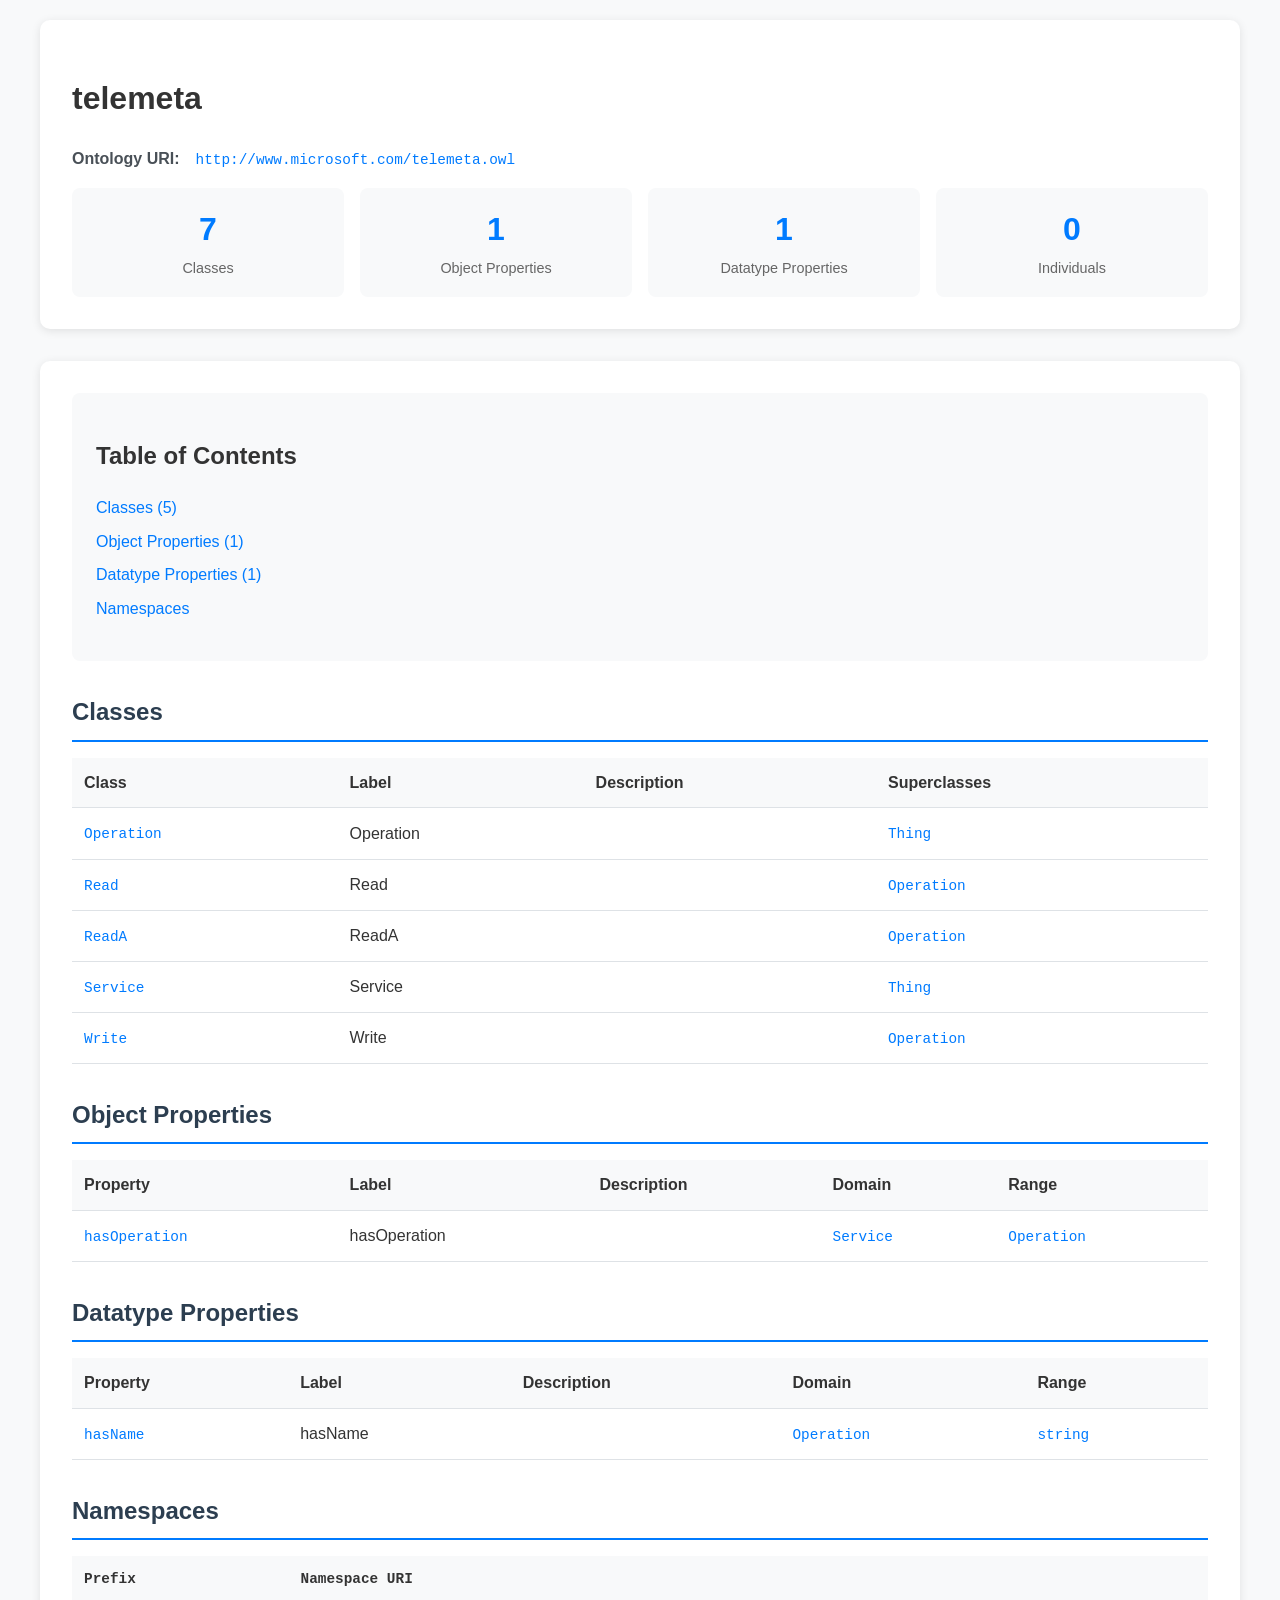
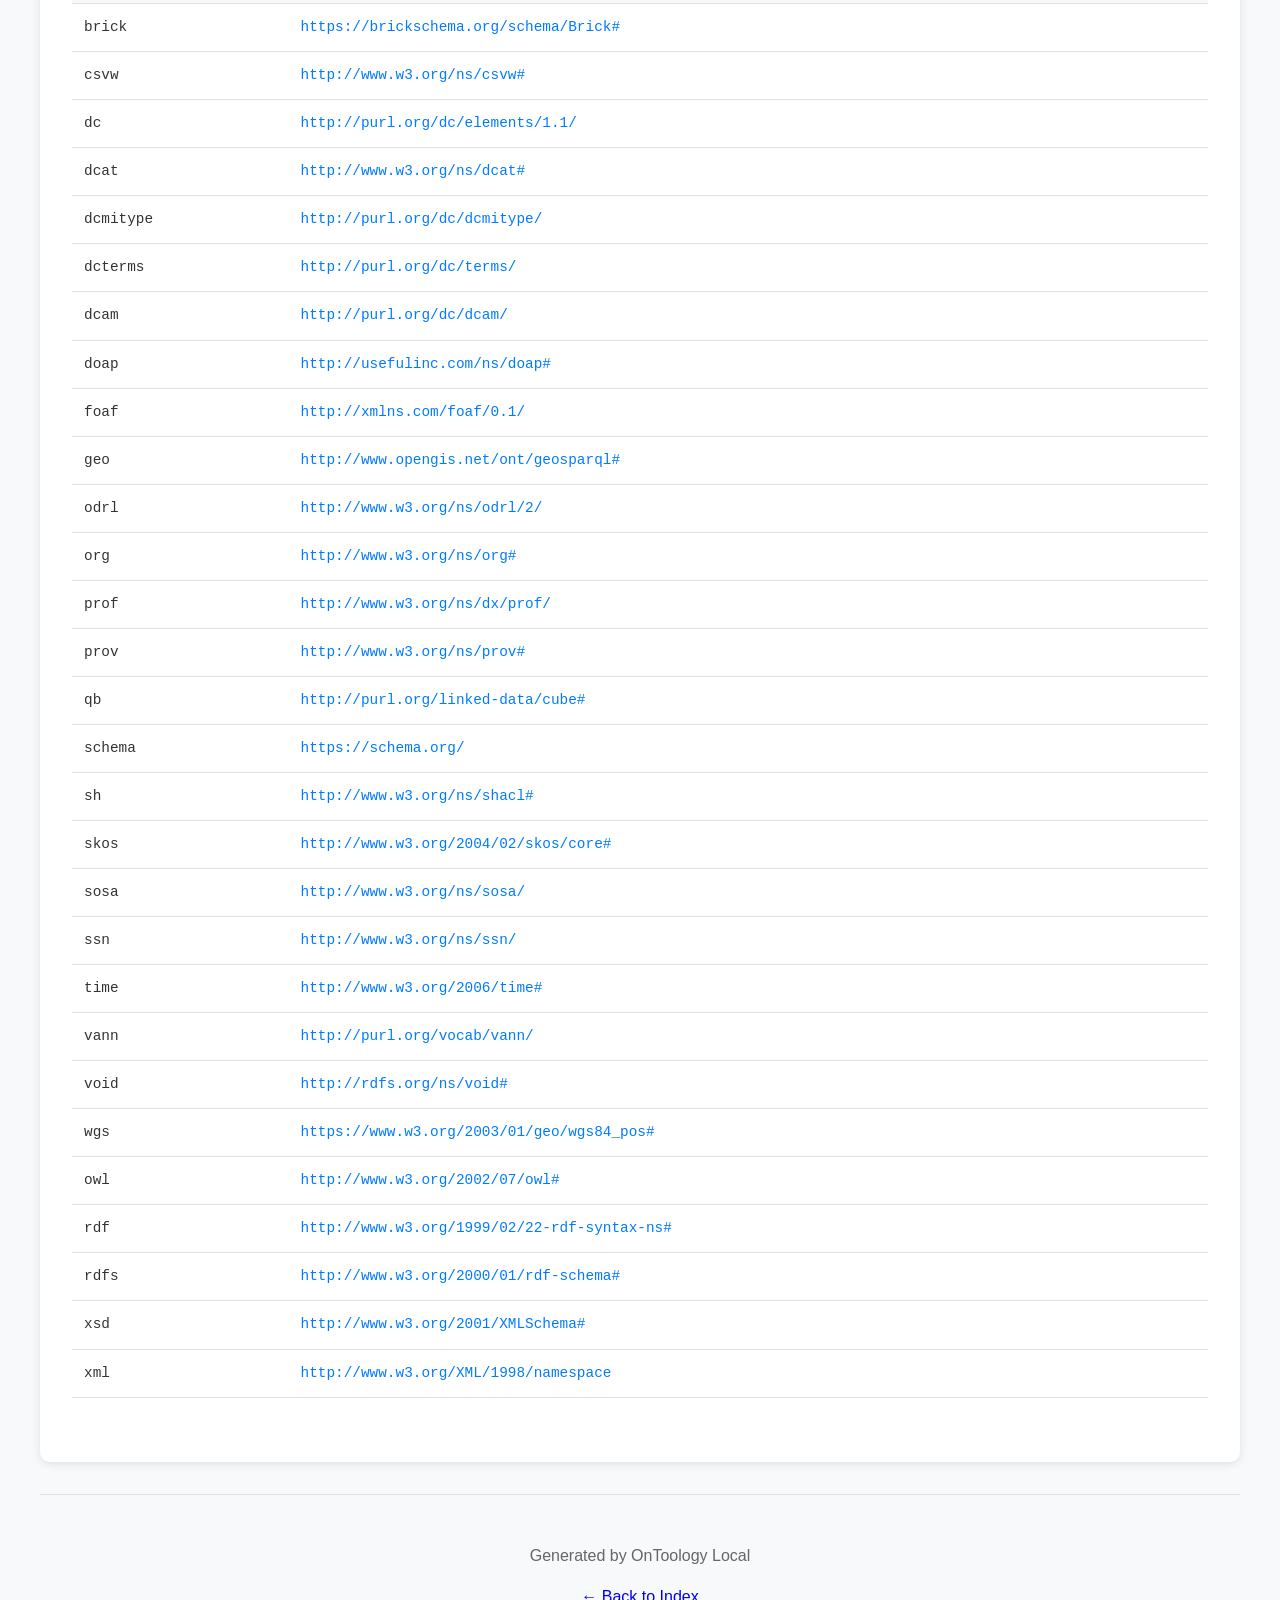
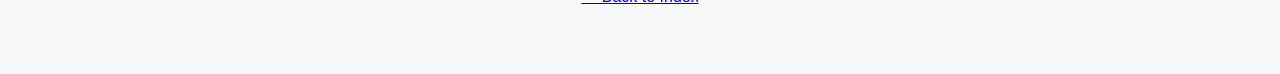
<file: ontoology-local/docs/telemeta_documentation.html>
<!DOCTYPE html>
<html lang="en">
<head>
    <meta charset="UTF-8">
    <meta name="viewport" content="width=device-width, initial-scale=1.0">
    <title>telemeta - Ontology Documentation</title>
    <link rel="stylesheet" href="assets/css/style.css">
    <style>
        .toc {
            background: #f8f9fa;
            padding: 1.5rem;
            border-radius: 8px;
            margin-bottom: 2rem;
        }
        .toc ul {
            list-style: none;
            padding-left: 0;
        }
        .toc li {
            margin: 0.5rem 0;
        }
        .toc a {
            color: #007bff;
            text-decoration: none;
        }
        .toc a:hover {
            text-decoration: underline;
        }
        .metadata-grid {
            display: grid;
            grid-template-columns: auto 1fr;
            gap: 0.5rem 1rem;
            margin-bottom: 1rem;
        }
        .metadata-label {
            font-weight: 600;
            color: #495057;
        }
        .namespace-table {
            font-family: monospace;
            font-size: 0.9rem;
        }
    </style>
</head>
<body>
    <div class="doc-header">
        <h1>telemeta</h1>
        
        
        <div class="metadata-grid">
            
            <span class="metadata-label">Ontology URI:</span>
            <span><a href="http://www.microsoft.com/telemeta.owl" class="uri-link">http://www.microsoft.com/telemeta.owl</a></span>
            
            
            
            
            
            
            
        </div>
        
        
        <div class="stats-grid">
            <div class="stat-item">
                <span class="stat-number">7</span>
                <span class="stat-label">Classes</span>
            </div>
            <div class="stat-item">
                <span class="stat-number">1</span>
                <span class="stat-label">Object Properties</span>
            </div>
            <div class="stat-item">
                <span class="stat-number">1</span>
                <span class="stat-label">Datatype Properties</span>
            </div>
            <div class="stat-item">
                <span class="stat-number">0</span>
                <span class="stat-label">Individuals</span>
            </div>
        </div>
        
    </div>
    
    <div class="doc-content">
        <div class="toc">
            <h2>Table of Contents</h2>
            <ul>
                
                <li><a href="#classes">Classes (5)</a></li>
                
                
                <li><a href="#object-properties">Object Properties (1)</a></li>
                
                
                <li><a href="#datatype-properties">Datatype Properties (1)</a></li>
                
                
                
                
                <li><a href="#namespaces">Namespaces</a></li>
                
            </ul>
        </div>
        
        
        <div class="section" id="classes">
            <h2>Classes</h2>
            <table class="entity-table">
                <thead>
                    <tr>
                        <th>Class</th>
                        <th>Label</th>
                        <th>Description</th>
                        <th>Superclasses</th>
                    </tr>
                </thead>
                <tbody>
                    
                    <tr>
                        <td><a href="http://www.microsoft.com/telemeta.owl#Operation" class="uri-link">Operation</a></td>
                        <td>Operation</td>
                        <td></td>
                        <td>
                            
                            <a href="http://www.w3.org/2002/07/owl#Thing" class="uri-link">Thing</a>
                            
                        </td>
                    </tr>
                    
                    <tr>
                        <td><a href="http://www.microsoft.com/telemeta.owl#Read" class="uri-link">Read</a></td>
                        <td>Read</td>
                        <td></td>
                        <td>
                            
                            <a href="http://www.microsoft.com/telemeta.owl#Operation" class="uri-link">Operation</a>
                            
                        </td>
                    </tr>
                    
                    <tr>
                        <td><a href="http://www.microsoft.com/telemeta.owl#ReadA" class="uri-link">ReadA</a></td>
                        <td>ReadA</td>
                        <td></td>
                        <td>
                            
                            <a href="http://www.microsoft.com/telemeta.owl#Operation" class="uri-link">Operation</a>
                            
                        </td>
                    </tr>
                    
                    <tr>
                        <td><a href="http://www.microsoft.com/telemeta.owl#Service" class="uri-link">Service</a></td>
                        <td>Service</td>
                        <td></td>
                        <td>
                            
                            <a href="http://www.w3.org/2002/07/owl#Thing" class="uri-link">Thing</a>
                            
                        </td>
                    </tr>
                    
                    <tr>
                        <td><a href="http://www.microsoft.com/telemeta.owl#Write" class="uri-link">Write</a></td>
                        <td>Write</td>
                        <td></td>
                        <td>
                            
                            <a href="http://www.microsoft.com/telemeta.owl#Operation" class="uri-link">Operation</a>
                            
                        </td>
                    </tr>
                    
                </tbody>
            </table>
        </div>
        
        
        
        <div class="section" id="object-properties">
            <h2>Object Properties</h2>
            <table class="entity-table">
                <thead>
                    <tr>
                        <th>Property</th>
                        <th>Label</th>
                        <th>Description</th>
                        <th>Domain</th>
                        <th>Range</th>
                    </tr>
                </thead>
                <tbody>
                    
                    <tr>
                        <td><a href="http://www.microsoft.com/telemeta.owl#hasOperation" class="uri-link">hasOperation</a></td>
                        <td>hasOperation</td>
                        <td></td>
                        <td>
                            
                            <a href="http://www.microsoft.com/telemeta.owl#Service" class="uri-link">Service</a>
                            
                        </td>
                        <td>
                            
                            <a href="http://www.microsoft.com/telemeta.owl#Operation" class="uri-link">Operation</a>
                            
                        </td>
                    </tr>
                    
                </tbody>
            </table>
        </div>
        
        
        
        <div class="section" id="datatype-properties">
            <h2>Datatype Properties</h2>
            <table class="entity-table">
                <thead>
                    <tr>
                        <th>Property</th>
                        <th>Label</th>
                        <th>Description</th>
                        <th>Domain</th>
                        <th>Range</th>
                    </tr>
                </thead>
                <tbody>
                    
                    <tr>
                        <td><a href="http://www.microsoft.com/telemeta.owl#hasName" class="uri-link">hasName</a></td>
                        <td>hasName</td>
                        <td></td>
                        <td>
                            
                            <a href="http://www.microsoft.com/telemeta.owl#Operation" class="uri-link">Operation</a>
                            
                        </td>
                        <td>
                            
                            <a href="http://www.w3.org/2001/XMLSchema#string" class="uri-link">string</a>
                            
                        </td>
                    </tr>
                    
                </tbody>
            </table>
        </div>
        
        
        
        
        
        
        
        <div class="section" id="namespaces">
            <h2>Namespaces</h2>
            <table class="entity-table namespace-table">
                <thead>
                    <tr>
                        <th>Prefix</th>
                        <th>Namespace URI</th>
                    </tr>
                </thead>
                <tbody>
                    
                    <tr>
                        <td>brick</td>
                        <td><a href="https://brickschema.org/schema/Brick#" class="uri-link">https://brickschema.org/schema/Brick#</a></td>
                    </tr>
                    
                    <tr>
                        <td>csvw</td>
                        <td><a href="http://www.w3.org/ns/csvw#" class="uri-link">http://www.w3.org/ns/csvw#</a></td>
                    </tr>
                    
                    <tr>
                        <td>dc</td>
                        <td><a href="http://purl.org/dc/elements/1.1/" class="uri-link">http://purl.org/dc/elements/1.1/</a></td>
                    </tr>
                    
                    <tr>
                        <td>dcat</td>
                        <td><a href="http://www.w3.org/ns/dcat#" class="uri-link">http://www.w3.org/ns/dcat#</a></td>
                    </tr>
                    
                    <tr>
                        <td>dcmitype</td>
                        <td><a href="http://purl.org/dc/dcmitype/" class="uri-link">http://purl.org/dc/dcmitype/</a></td>
                    </tr>
                    
                    <tr>
                        <td>dcterms</td>
                        <td><a href="http://purl.org/dc/terms/" class="uri-link">http://purl.org/dc/terms/</a></td>
                    </tr>
                    
                    <tr>
                        <td>dcam</td>
                        <td><a href="http://purl.org/dc/dcam/" class="uri-link">http://purl.org/dc/dcam/</a></td>
                    </tr>
                    
                    <tr>
                        <td>doap</td>
                        <td><a href="http://usefulinc.com/ns/doap#" class="uri-link">http://usefulinc.com/ns/doap#</a></td>
                    </tr>
                    
                    <tr>
                        <td>foaf</td>
                        <td><a href="http://xmlns.com/foaf/0.1/" class="uri-link">http://xmlns.com/foaf/0.1/</a></td>
                    </tr>
                    
                    <tr>
                        <td>geo</td>
                        <td><a href="http://www.opengis.net/ont/geosparql#" class="uri-link">http://www.opengis.net/ont/geosparql#</a></td>
                    </tr>
                    
                    <tr>
                        <td>odrl</td>
                        <td><a href="http://www.w3.org/ns/odrl/2/" class="uri-link">http://www.w3.org/ns/odrl/2/</a></td>
                    </tr>
                    
                    <tr>
                        <td>org</td>
                        <td><a href="http://www.w3.org/ns/org#" class="uri-link">http://www.w3.org/ns/org#</a></td>
                    </tr>
                    
                    <tr>
                        <td>prof</td>
                        <td><a href="http://www.w3.org/ns/dx/prof/" class="uri-link">http://www.w3.org/ns/dx/prof/</a></td>
                    </tr>
                    
                    <tr>
                        <td>prov</td>
                        <td><a href="http://www.w3.org/ns/prov#" class="uri-link">http://www.w3.org/ns/prov#</a></td>
                    </tr>
                    
                    <tr>
                        <td>qb</td>
                        <td><a href="http://purl.org/linked-data/cube#" class="uri-link">http://purl.org/linked-data/cube#</a></td>
                    </tr>
                    
                    <tr>
                        <td>schema</td>
                        <td><a href="https://schema.org/" class="uri-link">https://schema.org/</a></td>
                    </tr>
                    
                    <tr>
                        <td>sh</td>
                        <td><a href="http://www.w3.org/ns/shacl#" class="uri-link">http://www.w3.org/ns/shacl#</a></td>
                    </tr>
                    
                    <tr>
                        <td>skos</td>
                        <td><a href="http://www.w3.org/2004/02/skos/core#" class="uri-link">http://www.w3.org/2004/02/skos/core#</a></td>
                    </tr>
                    
                    <tr>
                        <td>sosa</td>
                        <td><a href="http://www.w3.org/ns/sosa/" class="uri-link">http://www.w3.org/ns/sosa/</a></td>
                    </tr>
                    
                    <tr>
                        <td>ssn</td>
                        <td><a href="http://www.w3.org/ns/ssn/" class="uri-link">http://www.w3.org/ns/ssn/</a></td>
                    </tr>
                    
                    <tr>
                        <td>time</td>
                        <td><a href="http://www.w3.org/2006/time#" class="uri-link">http://www.w3.org/2006/time#</a></td>
                    </tr>
                    
                    <tr>
                        <td>vann</td>
                        <td><a href="http://purl.org/vocab/vann/" class="uri-link">http://purl.org/vocab/vann/</a></td>
                    </tr>
                    
                    <tr>
                        <td>void</td>
                        <td><a href="http://rdfs.org/ns/void#" class="uri-link">http://rdfs.org/ns/void#</a></td>
                    </tr>
                    
                    <tr>
                        <td>wgs</td>
                        <td><a href="https://www.w3.org/2003/01/geo/wgs84_pos#" class="uri-link">https://www.w3.org/2003/01/geo/wgs84_pos#</a></td>
                    </tr>
                    
                    <tr>
                        <td>owl</td>
                        <td><a href="http://www.w3.org/2002/07/owl#" class="uri-link">http://www.w3.org/2002/07/owl#</a></td>
                    </tr>
                    
                    <tr>
                        <td>rdf</td>
                        <td><a href="http://www.w3.org/1999/02/22-rdf-syntax-ns#" class="uri-link">http://www.w3.org/1999/02/22-rdf-syntax-ns#</a></td>
                    </tr>
                    
                    <tr>
                        <td>rdfs</td>
                        <td><a href="http://www.w3.org/2000/01/rdf-schema#" class="uri-link">http://www.w3.org/2000/01/rdf-schema#</a></td>
                    </tr>
                    
                    <tr>
                        <td>xsd</td>
                        <td><a href="http://www.w3.org/2001/XMLSchema#" class="uri-link">http://www.w3.org/2001/XMLSchema#</a></td>
                    </tr>
                    
                    <tr>
                        <td>xml</td>
                        <td><a href="http://www.w3.org/XML/1998/namespace" class="uri-link">http://www.w3.org/XML/1998/namespace</a></td>
                    </tr>
                    
                </tbody>
            </table>
        </div>
        
        
        
    </div>
    
    <div class="footer">
        <p>Generated by OnToology Local</p>
        <p><a href="index.html">← Back to Index</a></p>
    </div>
    
    <script src="assets/js/script.js"></script>
</body>
</html>
</file>
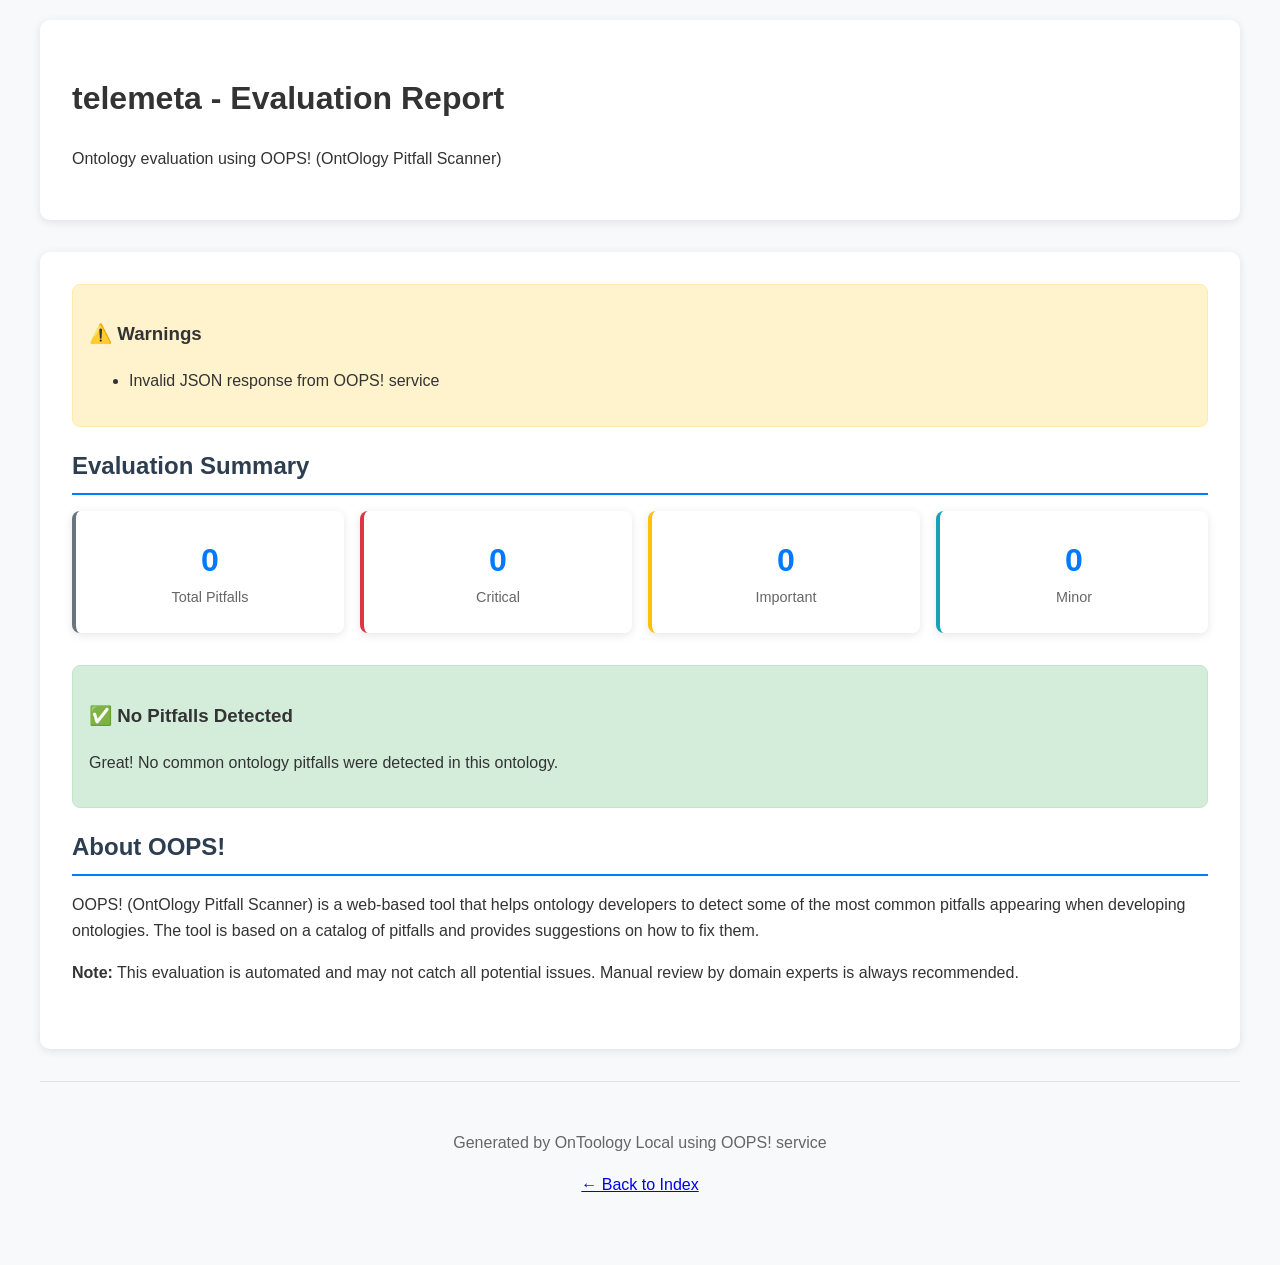
<file: ontoology-local/docs/telemeta_evaluation.html>
<!DOCTYPE html>
<html lang="en">
<head>
    <meta charset="UTF-8">
    <meta name="viewport" content="width=device-width, initial-scale=1.0">
    <title>telemeta - Evaluation Report</title>
    <link rel="stylesheet" href="assets/css/style.css">
    <style>
        .evaluation-summary {
            display: grid;
            grid-template-columns: repeat(auto-fit, minmax(200px, 1fr));
            gap: 1rem;
            margin-bottom: 2rem;
        }
        
        .summary-card {
            background: white;
            padding: 1.5rem;
            border-radius: 8px;
            box-shadow: 0 2px 10px rgba(0,0,0,0.1);
            text-align: center;
        }
        
        .summary-card.critical { border-left: 4px solid #dc3545; }
        .summary-card.important { border-left: 4px solid #ffc107; }
        .summary-card.minor { border-left: 4px solid #17a2b8; }
        .summary-card.total { border-left: 4px solid #6c757d; }
        
        .pitfall-item {
            background: white;
            border-radius: 8px;
            padding: 1.5rem;
            margin-bottom: 1rem;
            box-shadow: 0 2px 10px rgba(0,0,0,0.1);
        }
        
        .pitfall-item.critical {
            border-left: 4px solid #dc3545;
        }
        
        .pitfall-item.important {
            border-left: 4px solid #ffc107;
        }
        
        .pitfall-item.minor {
            border-left: 4px solid #17a2b8;
        }
        
        .pitfall-title {
            font-weight: 600;
            color: #2c3e50;
            margin-bottom: 0.5rem;
        }
        
        .pitfall-description {
            color: #666;
            margin-bottom: 1rem;
        }
        
        .pitfall-elements {
            background: #f8f9fa;
            padding: 1rem;
            border-radius: 4px;
            font-family: monospace;
            font-size: 0.9rem;
        }
        
        .warning-box {
            background: #fff3cd;
            border: 1px solid #ffeaa7;
            border-radius: 8px;
            padding: 1rem;
            margin-bottom: 1rem;
        }
        
        .success-box {
            background: #d4edda;
            border: 1px solid #c3e6cb;
            border-radius: 8px;
            padding: 1rem;
            margin-bottom: 1rem;
        }
    </style>
</head>
<body>
    <div class="doc-header">
        <h1>telemeta - Evaluation Report</h1>
        <p>Ontology evaluation using OOPS! (OntOlogy Pitfall Scanner)</p>
    </div>
    
    <div class="doc-content">
        
        <div class="warning-box">
            <h3>⚠️ Warnings</h3>
            <ul>
                
                <li>Invalid JSON response from OOPS! service</li>
                
            </ul>
        </div>
        
        
        
        <div class="section">
            <h2>Evaluation Summary</h2>
            <div class="evaluation-summary">
                <div class="summary-card total">
                    <div class="stat-number">0</div>
                    <div class="stat-label">Total Pitfalls</div>
                </div>
                <div class="summary-card critical">
                    <div class="stat-number">0</div>
                    <div class="stat-label">Critical</div>
                </div>
                <div class="summary-card important">
                    <div class="stat-number">0</div>
                    <div class="stat-label">Important</div>
                </div>
                <div class="summary-card minor">
                    <div class="stat-number">0</div>
                    <div class="stat-label">Minor</div>
                </div>
            </div>
        </div>
        
        
        
        <div class="success-box">
            <h3>✅ No Pitfalls Detected</h3>
            <p>Great! No common ontology pitfalls were detected in this ontology.</p>
        </div>
        
        
        
        
        <div class="section">
            <h2>About OOPS!</h2>
            <p>
                OOPS! (OntOlogy Pitfall Scanner) is a web-based tool that helps ontology developers 
                to detect some of the most common pitfalls appearing when developing ontologies. 
                The tool is based on a catalog of pitfalls and provides suggestions on how to fix them.
            </p>
            <p>
                <strong>Note:</strong> This evaluation is automated and may not catch all potential 
                issues. Manual review by domain experts is always recommended.
            </p>
        </div>
    </div>
    
    <div class="footer">
        <p>Generated by OnToology Local using OOPS! service</p>
        <p><a href="index.html">← Back to Index</a></p>
    </div>
    
    <script src="assets/js/script.js"></script>
</body>
</html>
</file>
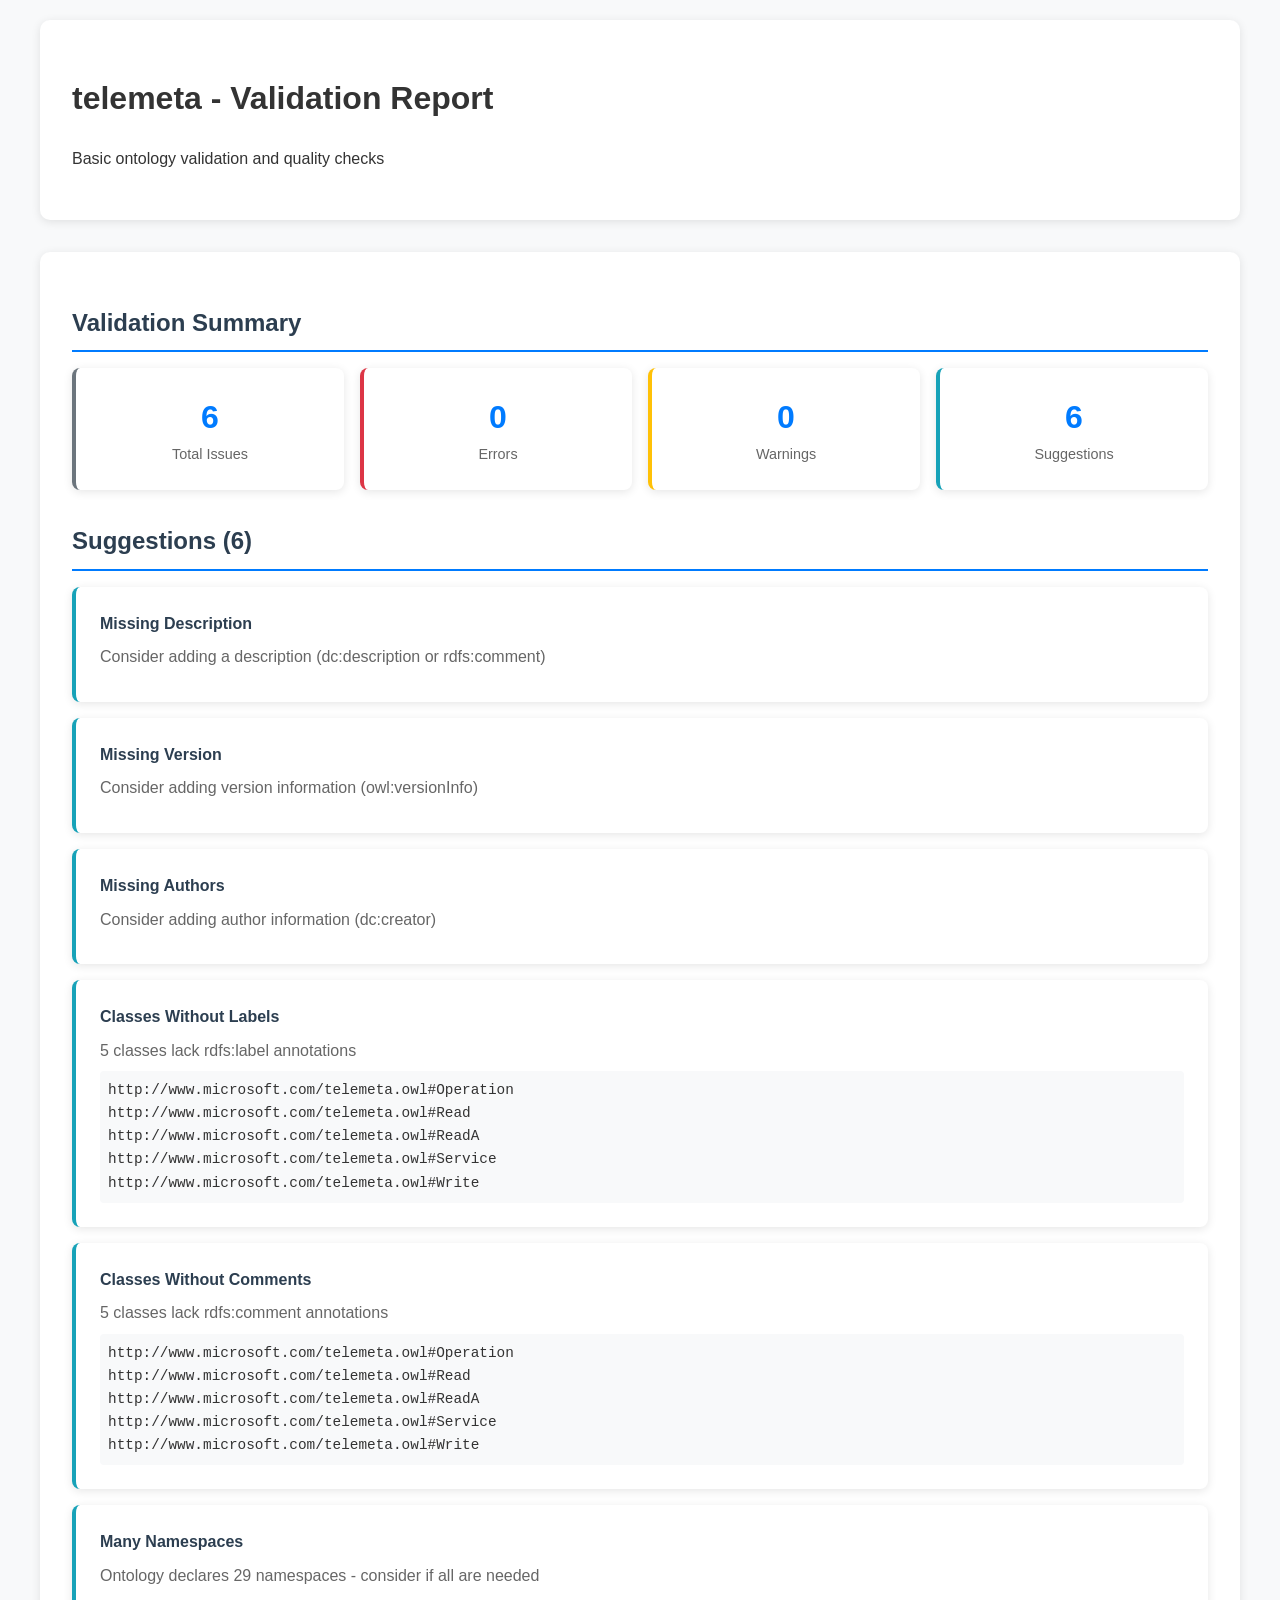
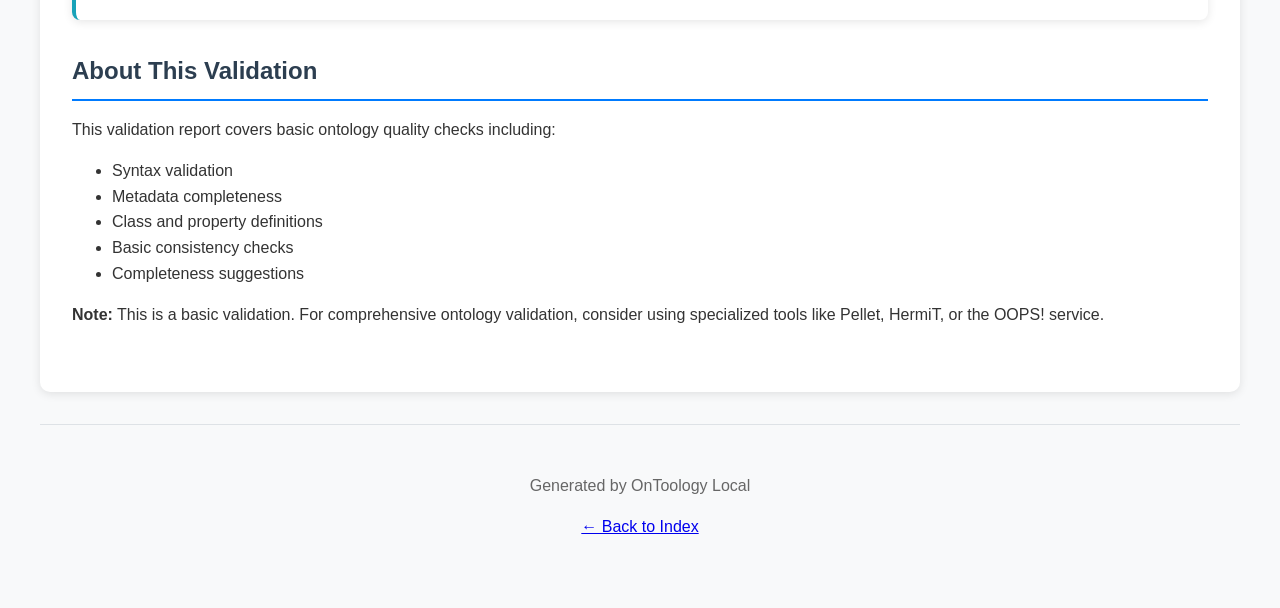
<file: ontoology-local/docs/telemeta_validation.html>
<!DOCTYPE html>
<html lang="en">
<head>
    <meta charset="UTF-8">
    <meta name="viewport" content="width=device-width, initial-scale=1.0">
    <title>telemeta - Validation Report</title>
    <link rel="stylesheet" href="assets/css/style.css">
    <style>
        .validation-summary {
            display: grid;
            grid-template-columns: repeat(auto-fit, minmax(150px, 1fr));
            gap: 1rem;
            margin-bottom: 2rem;
        }
        
        .summary-card {
            background: white;
            padding: 1.5rem;
            border-radius: 8px;
            box-shadow: 0 2px 10px rgba(0,0,0,0.1);
            text-align: center;
        }
        
        .summary-card.errors { border-left: 4px solid #dc3545; }
        .summary-card.warnings { border-left: 4px solid #ffc107; }
        .summary-card.info { border-left: 4px solid #17a2b8; }
        .summary-card.total { border-left: 4px solid #6c757d; }
        
        .issue-item {
            background: white;
            border-radius: 8px;
            padding: 1.5rem;
            margin-bottom: 1rem;
            box-shadow: 0 2px 10px rgba(0,0,0,0.1);
        }
        
        .issue-item.error { border-left: 4px solid #dc3545; }
        .issue-item.warning { border-left: 4px solid #ffc107; }
        .issue-item.info { border-left: 4px solid #17a2b8; }
        
        .issue-title {
            font-weight: 600;
            color: #2c3e50;
            margin-bottom: 0.5rem;
        }
        
        .issue-message {
            color: #666;
            margin-bottom: 0.5rem;
        }
        
        .issue-details {
            background: #f8f9fa;
            padding: 0.5rem;
            border-radius: 4px;
            font-family: monospace;
            font-size: 0.9rem;
        }
        
        .success-box {
            background: #d4edda;
            border: 1px solid #c3e6cb;
            border-radius: 8px;
            padding: 1rem;
            margin-bottom: 1rem;
        }
    </style>
</head>
<body>
    <div class="doc-header">
        <h1>telemeta - Validation Report</h1>
        <p>Basic ontology validation and quality checks</p>
    </div>
    
    <div class="doc-content">
        <div class="section">
            <h2>Validation Summary</h2>
            <div class="validation-summary">
                <div class="summary-card total">
                    <div class="stat-number">6</div>
                    <div class="stat-label">Total Issues</div>
                </div>
                <div class="summary-card errors">
                    <div class="stat-number">0</div>
                    <div class="stat-label">Errors</div>
                </div>
                <div class="summary-card warnings">
                    <div class="stat-number">0</div>
                    <div class="stat-label">Warnings</div>
                </div>
                <div class="summary-card info">
                    <div class="stat-number">6</div>
                    <div class="stat-label">Suggestions</div>
                </div>
            </div>
        </div>
        
        
        
        
        
        
        
        
        <div class="section">
            <h2>Suggestions (6)</h2>
            
            <div class="issue-item info">
                <div class="issue-title">Missing Description</div>
                <div class="issue-message">Consider adding a description (dc:description or rdfs:comment)</div>
                
            </div>
            
            <div class="issue-item info">
                <div class="issue-title">Missing Version</div>
                <div class="issue-message">Consider adding version information (owl:versionInfo)</div>
                
            </div>
            
            <div class="issue-item info">
                <div class="issue-title">Missing Authors</div>
                <div class="issue-message">Consider adding author information (dc:creator)</div>
                
            </div>
            
            <div class="issue-item info">
                <div class="issue-title">Classes Without Labels</div>
                <div class="issue-message">5 classes lack rdfs:label annotations</div>
                
                <div class="issue-details">
                    
                    http://www.microsoft.com/telemeta.owl#Operation<br>
                    
                    http://www.microsoft.com/telemeta.owl#Read<br>
                    
                    http://www.microsoft.com/telemeta.owl#ReadA<br>
                    
                    http://www.microsoft.com/telemeta.owl#Service<br>
                    
                    http://www.microsoft.com/telemeta.owl#Write<br>
                    
                </div>
                
            </div>
            
            <div class="issue-item info">
                <div class="issue-title">Classes Without Comments</div>
                <div class="issue-message">5 classes lack rdfs:comment annotations</div>
                
                <div class="issue-details">
                    
                    http://www.microsoft.com/telemeta.owl#Operation<br>
                    
                    http://www.microsoft.com/telemeta.owl#Read<br>
                    
                    http://www.microsoft.com/telemeta.owl#ReadA<br>
                    
                    http://www.microsoft.com/telemeta.owl#Service<br>
                    
                    http://www.microsoft.com/telemeta.owl#Write<br>
                    
                </div>
                
            </div>
            
            <div class="issue-item info">
                <div class="issue-title">Many Namespaces</div>
                <div class="issue-message">Ontology declares 29 namespaces - consider if all are needed</div>
                
            </div>
            
        </div>
        
        
        <div class="section">
            <h2>About This Validation</h2>
            <p>
                This validation report covers basic ontology quality checks including:
            </p>
            <ul>
                <li>Syntax validation</li>
                <li>Metadata completeness</li>
                <li>Class and property definitions</li>
                <li>Basic consistency checks</li>
                <li>Completeness suggestions</li>
            </ul>
            <p>
                <strong>Note:</strong> This is a basic validation. For comprehensive 
                ontology validation, consider using specialized tools like Pellet, 
                HermiT, or the OOPS! service.
            </p>
        </div>
    </div>
    
    <div class="footer">
        <p>Generated by OnToology Local</p>
        <p><a href="index.html">← Back to Index</a></p>
    </div>
    
    <script src="assets/js/script.js"></script>
</body>
</html>
</file>
<file: ontoology-local/docs/assets/css/style.css>
/* OnToology Local Documentation Styles */

body {
    font-family: -apple-system, BlinkMacSystemFont, 'Segoe UI', Roboto, sans-serif;
    line-height: 1.6;
    color: #333;
    max-width: 1200px;
    margin: 0 auto;
    padding: 20px;
    background-color: #f8f9fa;
}

.header {
    background: linear-gradient(135deg, #667eea 0%, #764ba2 100%);
    color: white;
    padding: 2rem;
    border-radius: 10px;
    margin-bottom: 2rem;
    text-align: center;
}

.header h1 {
    margin: 0;
    font-size: 2.5rem;
}

.header p {
    margin: 0.5rem 0 0 0;
    opacity: 0.9;
}

.ontology-grid {
    display: grid;
    grid-template-columns: repeat(auto-fill, minmax(350px, 1fr));
    gap: 1.5rem;
    margin-bottom: 2rem;
}

.ontology-card {
    background: white;
    border-radius: 10px;
    padding: 1.5rem;
    box-shadow: 0 2px 10px rgba(0,0,0,0.1);
    transition: transform 0.2s, box-shadow 0.2s;
}

.ontology-card:hover {
    transform: translateY(-2px);
    box-shadow: 0 4px 20px rgba(0,0,0,0.15);
}

.ontology-title {
    font-size: 1.3rem;
    font-weight: 600;
    margin-bottom: 0.5rem;
    color: #2c3e50;
}

.ontology-description {
    color: #666;
    margin-bottom: 1rem;
    font-size: 0.95rem;
}

.ontology-stats {
    display: flex;
    flex-wrap: wrap;
    gap: 0.5rem;
    margin-bottom: 1rem;
}

.stat-badge {
    background: #e9ecef;
    padding: 0.25rem 0.5rem;
    border-radius: 15px;
    font-size: 0.8rem;
    color: #495057;
}

.output-links {
    display: flex;
    flex-wrap: wrap;
    gap: 0.5rem;
}

.output-link {
    display: inline-block;
    padding: 0.5rem 1rem;
    background: #007bff;
    color: white;
    text-decoration: none;
    border-radius: 5px;
    font-size: 0.9rem;
    transition: background-color 0.2s;
}

.output-link:hover {
    background: #0056b3;
    color: white;
    text-decoration: none;
}

.output-link.documentation { background: #28a745; }
.output-link.evaluation { background: #ffc107; color: #212529; }
.output-link.diagrams { background: #17a2b8; }
.output-link.jsonld { background: #6f42c1; }
.output-link.validation { background: #dc3545; }

.summary-stats {
    background: white;
    border-radius: 10px;
    padding: 1.5rem;
    box-shadow: 0 2px 10px rgba(0,0,0,0.1);
    margin-bottom: 2rem;
}

.stats-grid {
    display: grid;
    grid-template-columns: repeat(auto-fit, minmax(150px, 1fr));
    gap: 1rem;
    text-align: center;
}

.stat-item {
    padding: 1rem;
    background: #f8f9fa;
    border-radius: 8px;
}

.stat-number {
    font-size: 2rem;
    font-weight: bold;
    color: #007bff;
    display: block;
}

.stat-label {
    color: #666;
    font-size: 0.9rem;
}

.footer {
    text-align: center;
    padding: 2rem;
    color: #666;
    border-top: 1px solid #dee2e6;
    margin-top: 2rem;
}

/* Documentation page styles */
.doc-header {
    background: white;
    padding: 2rem;
    border-radius: 10px;
    margin-bottom: 2rem;
    box-shadow: 0 2px 10px rgba(0,0,0,0.1);
}

.doc-content {
    background: white;
    padding: 2rem;
    border-radius: 10px;
    box-shadow: 0 2px 10px rgba(0,0,0,0.1);
}

.section {
    margin-bottom: 2rem;
}

.section h2 {
    color: #2c3e50;
    border-bottom: 2px solid #007bff;
    padding-bottom: 0.5rem;
    margin-bottom: 1rem;
}

.entity-table {
    width: 100%;
    border-collapse: collapse;
    margin-bottom: 1rem;
}

.entity-table th,
.entity-table td {
    padding: 0.75rem;
    text-align: left;
    border-bottom: 1px solid #dee2e6;
}

.entity-table th {
    background-color: #f8f9fa;
    font-weight: 600;
}

.entity-table tr:hover {
    background-color: #f8f9fa;
}

.uri-link {
    color: #007bff;
    text-decoration: none;
    font-family: monospace;
    font-size: 0.9rem;
}

.uri-link:hover {
    text-decoration: underline;
}

@media (max-width: 768px) {
    .ontology-grid {
        grid-template-columns: 1fr;
    }
    
    .stats-grid {
        grid-template-columns: repeat(2, 1fr);
    }
    
    .output-links {
        flex-direction: column;
    }
}
</file>
